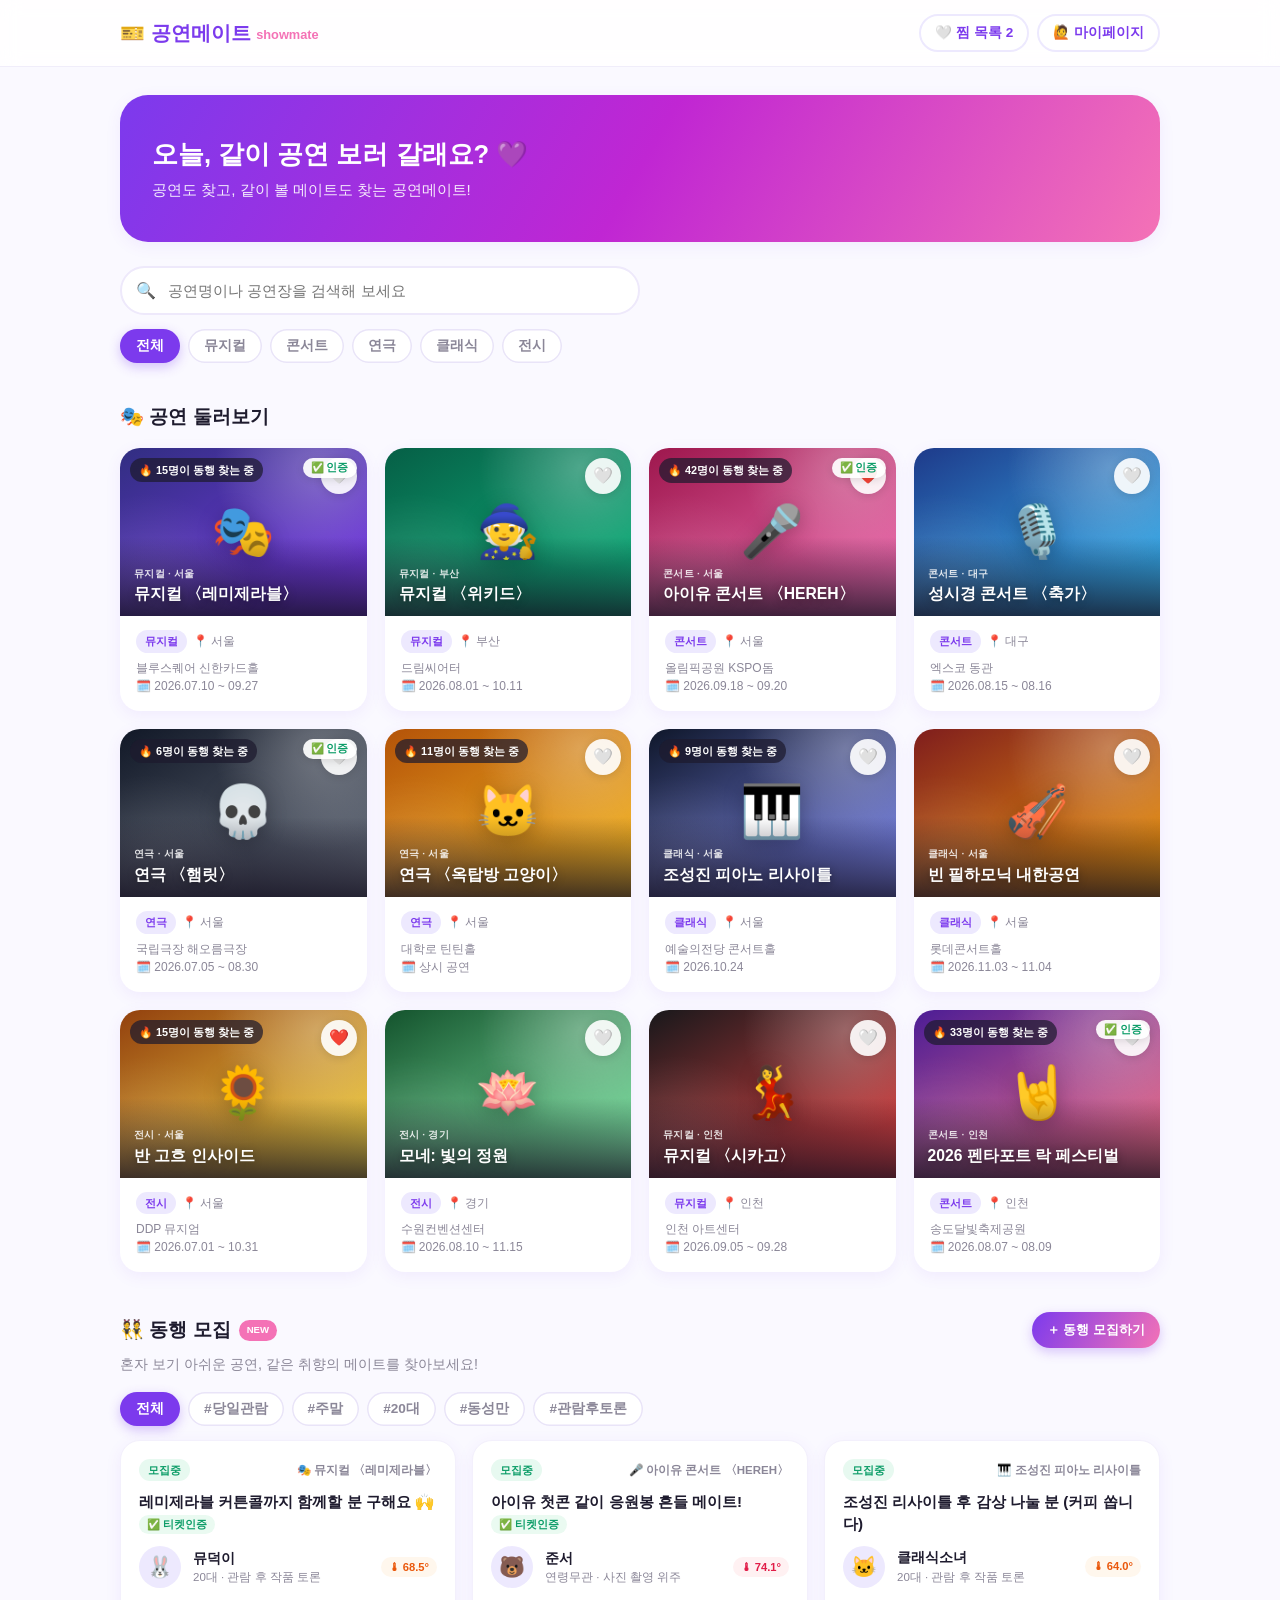
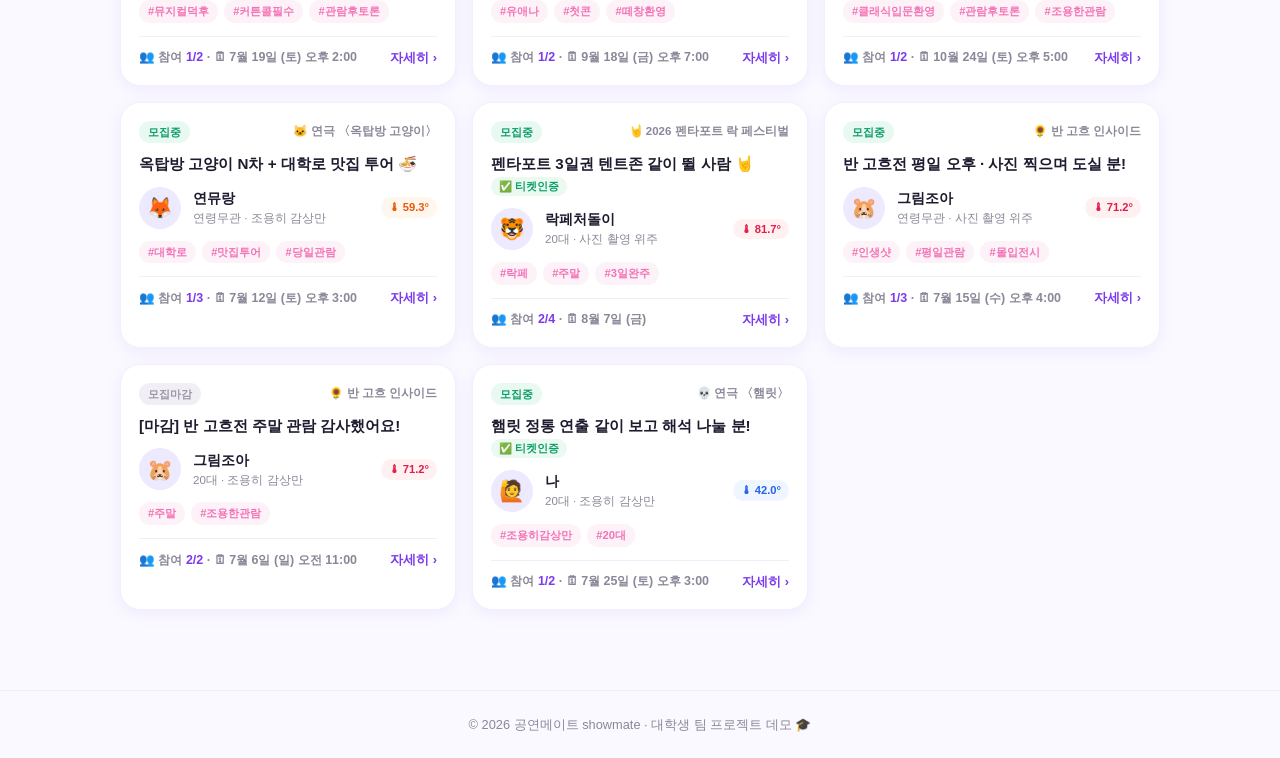
<file: new-version/index.html>
<!doctype html>
<html lang="ko">
<head>
  <meta charset="UTF-8" />
  <meta name="viewport" content="width=device-width, initial-scale=1.0" />
  <title>공연메이트 showmate 🎫</title>
  <link rel="stylesheet" href="style.css" />
</head>
<body>
  <!-- 상단 헤더 -->
  <header class="header">
    <div class="header-inner">
      <a class="logo" href="#">🎫 공연메이트 <span class="logo-en">showmate</span></a>
      <div class="header-actions">
        <button id="fav-toggle" class="fav-toggle" title="찜한 공연만 보기">🤍 찜 목록 <span id="fav-count">0</span></button>
        <button id="mypage-btn" class="mypage-btn" title="마이페이지" onclick="openMyPage()">🙋 마이페이지</button>
      </div>
    </div>
  </header>
  <main class="container">
    <!-- 히어로 배너 -->
    <section class="hero">
      <h1>오늘, 같이 공연 보러 갈래요? 💜</h1>
      <p>공연도 찾고, 같이 볼 메이트도 찾는 공연메이트!</p>
    </section>

    <!-- 검색 + 장르 필터 -->
    <section class="search-area">
      <div class="search-box">
        <span class="search-icon">🔍</span>
        <input id="search-input" type="text" placeholder="공연명이나 공연장을 검색해 보세요" />
      </div>
      <div id="genre-chips" class="chips"><!-- JS 렌더링 --></div>
    </section>

    <!-- 공연 카드 그리드 -->
    <section>
      <h2 class="section-title">🎭 공연 둘러보기</h2>
      <div id="card-grid" class="card-grid"><!-- JS 렌더링 --></div>
      <p id="empty-msg" class="empty hidden">조건에 맞는 공연이 없어요 🥲 필터를 바꿔보세요!</p>
    </section>

    <!-- 동행 모집 (메이트 게시판) -->
    <section id="mate-section">
      <h2 class="section-title">
        👯 동행 모집 <span class="badge-new">NEW</span>
        <span class="spacer"></span>
        <button class="btn-recruit" onclick="openWrite()">＋ 동행 모집하기</button>
      </h2>
      <p class="section-sub">혼자 보기 아쉬운 공연, 같은 취향의 메이트를 찾아보세요!</p>
      <div id="mate-filters" class="chips"><!-- JS 렌더링 --></div>
      <div id="mate-list" class="mate-grid" style="margin-top:14px"><!-- JS 렌더링 --></div>
      <p id="mate-empty" class="empty hidden">이 조건의 동행 모집글이 아직 없어요 🥲</p>
    </section>
  </main>
  <footer class="footer">
    <p>© 2026 공연메이트 showmate · 대학생 팀 프로젝트 데모 🎓</p>
  </footer>

  <!-- 공연 상세 모달 (탭: 상세 / 관람평 / 동행) -->
  <div id="modal-overlay" class="modal-overlay hidden">
    <div class="modal" role="dialog" aria-modal="true">
      <button id="modal-close" class="modal-close" aria-label="닫기">✕</button>
      <div id="modal-body"><!-- JS 렌더링 --></div>
    </div>
  </div>

  <!-- 동행 플로우 (작성 / 프로필 / 채팅 + 바텀시트) -->
  <div id="flow-overlay" class="flow-overlay hidden">
    <div class="flow-modal" id="flow-modal">
      <div id="flow-inner"><!-- JS 렌더링 --></div>
      <!-- 바텀시트 (인사말) -->
      <div class="sheet-dim" id="sheet-dim" onclick="closeSheet()"></div>
      <div class="sheet" id="sheet">
        <div class="grab"></div>
        <h4>먼저 인사말을 보내볼까요?</h4>
        <p>가벼운 인사로 시작하면 매칭 확률이 올라가요 (스팸 방지).</p>
        <div class="quicks" id="greet-quicks">
          <button>안녕하세요! 같이 관람해요 😊</button>
          <button>조용히 감상하는 편이에요~</button>
          <button>혹시 그 날짜 가능하세요?</button>
        </div>
        <textarea id="greet-text" placeholder="인사말을 입력해주세요."></textarea>
        <button class="send" onclick="sendGreeting()">인사말 보내고 채팅 시작</button>
      </div>
    </div>
  </div>

  <!-- 마이페이지 -->
  <div id="mypage-overlay" class="mypage-overlay hidden">
    <div class="mypage-modal">
      <div id="mypage-inner"><!-- JS 렌더링 --></div>
    </div>
  </div>

  <!-- 예매 페이지 -->
  <div id="book-overlay" class="flow-overlay hidden">
    <div class="flow-modal">
      <div id="book-inner"><!-- JS 렌더링 --></div>
    </div>
  </div>

  <!-- 매너 평가 -->
  <div id="rate-overlay" class="rate-overlay hidden">
    <div class="rate-modal">
      <div id="rate-inner"><!-- JS 렌더링 --></div>
    </div>
  </div>

  <!-- Toast 알림 -->
  <div id="toast" class="toast hidden"></div>

  <script src="script.js"></script>
</body>
</html>
</file>
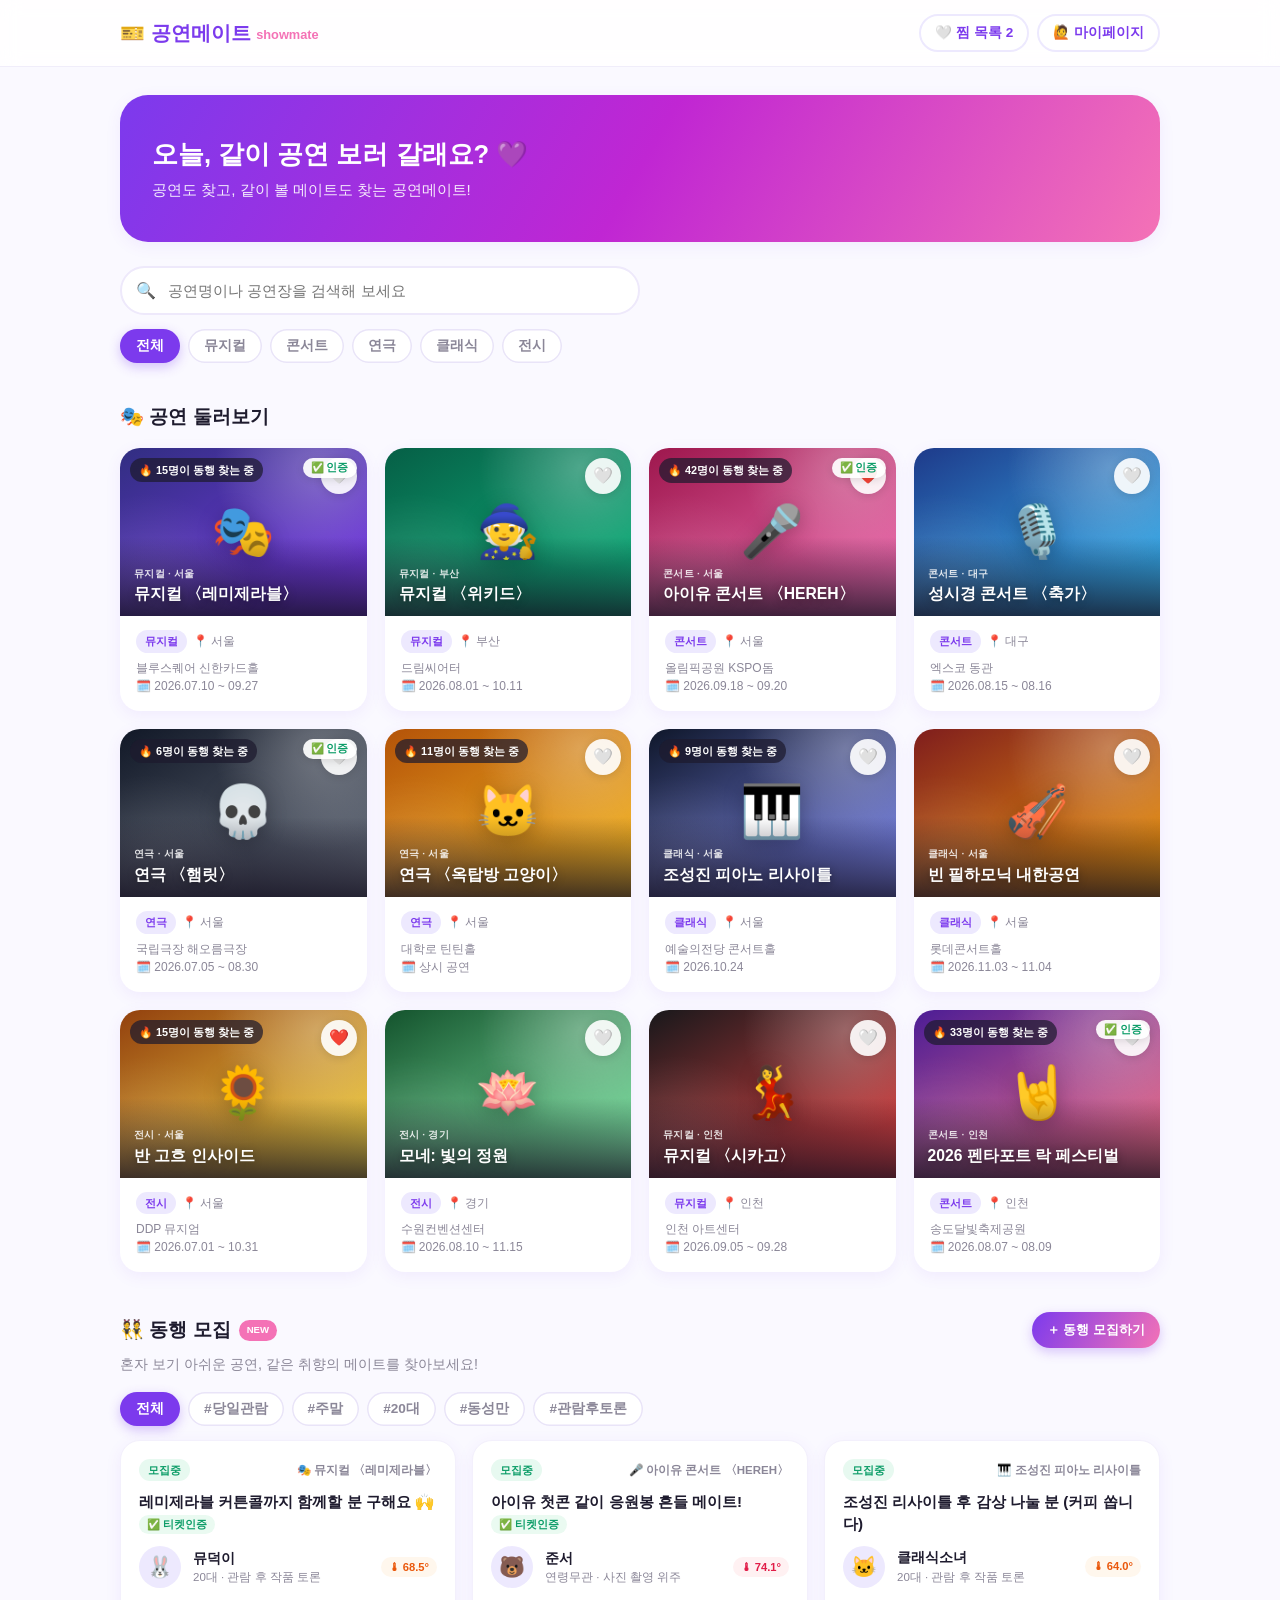
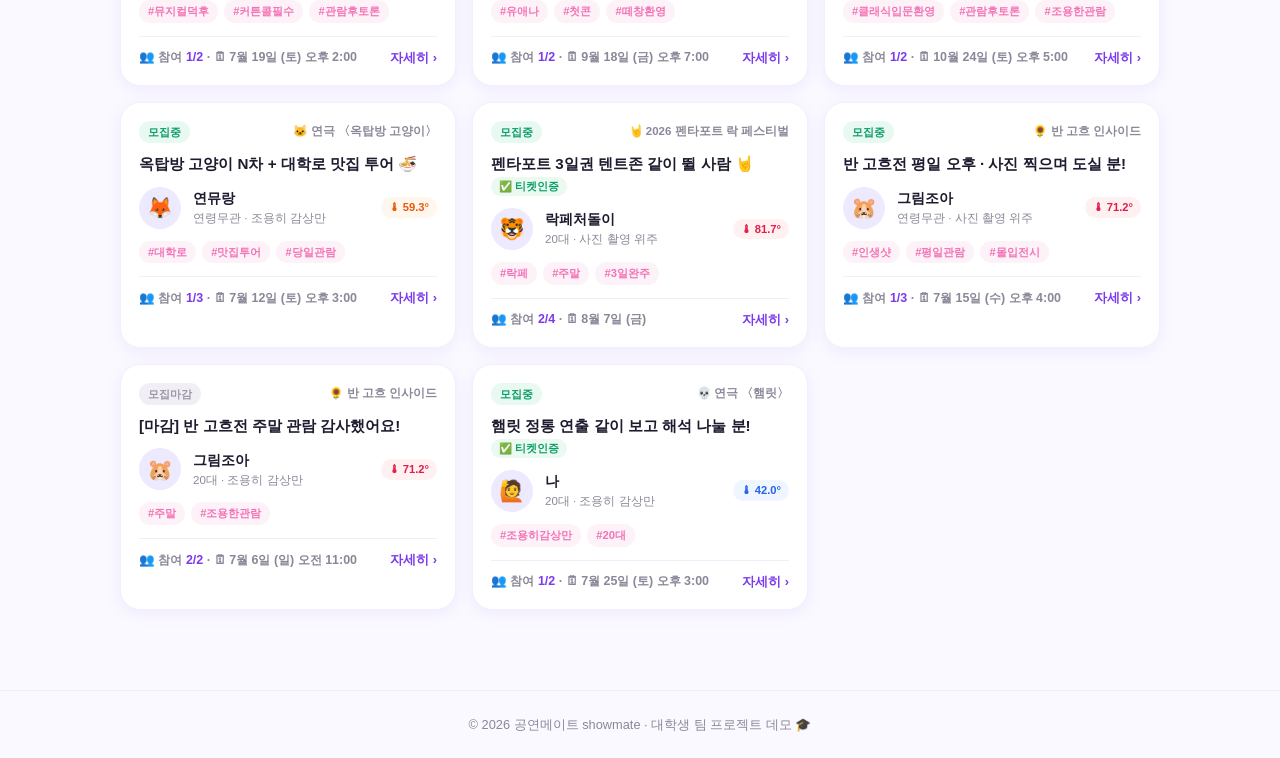
<file: showmate.html>
<!doctype html>
<html lang="ko">
<head>
  <meta charset="UTF-8" />
  <meta name="viewport" content="width=device-width, initial-scale=1.0" />
  <title>공연메이트 showmate 🎫</title>
  <style>
/* ===== 공연메이트 showmate =====
   콘셉트: 한국 대학생 프로젝트 느낌 — 파스텔 보라/핑크, 둥근 모서리, 귀엽고 깔끔하게
   (원본 스타일 + 동행 찾기 기능 추가분) */

:root {
  --violet: #7c3aed;
  --violet-light: #ede9fe;
  --pink: #f472b6;
  --pink-soft: #fdf2f8;
  --ink: #1e1b2e;
  --gray: #8b8798;
  --bg: #faf9ff;
  --card: #ffffff;
  --ok: #10b981;
  --radius: 20px;
  --shadow: 0 4px 16px rgba(124, 58, 237, 0.08);
}

* { margin: 0; padding: 0; box-sizing: border-box; }

body {
  font-family: "Pretendard", "Apple SD Gothic Neo", "Noto Sans KR", sans-serif;
  background: var(--bg);
  color: var(--ink);
  line-height: 1.5;
}

.hidden { display: none !important; }

/* ---------- 헤더 ---------- */
.header {
  position: sticky;
  top: 0;
  z-index: 50;
  background: rgba(255, 255, 255, 0.85);
  backdrop-filter: blur(10px);
  border-bottom: 1px solid #f0edfa;
}
.header-inner {
  max-width: 1080px;
  margin: 0 auto;
  padding: 14px 20px;
  display: flex;
  align-items: center;
  justify-content: space-between;
}
.logo {
  font-size: 1.25rem;
  font-weight: 800;
  color: var(--violet);
  text-decoration: none;
}
.logo-en {
  font-size: 0.8rem;
  color: var(--pink);
  font-weight: 700;
  vertical-align: middle;
}
.fav-toggle {
  border: 2px solid var(--violet-light);
  background: #fff;
  color: var(--violet);
  font-weight: 700;
  font-size: 0.85rem;
  padding: 8px 14px;
  border-radius: 999px;
  cursor: pointer;
  transition: all 0.2s;
}
.fav-toggle:hover { background: var(--violet-light); }
.fav-toggle.active {
  background: var(--violet);
  border-color: var(--violet);
  color: #fff;
}

/* ---------- 레이아웃 ---------- */
.container {
  max-width: 1080px;
  margin: 0 auto;
  padding: 28px 20px 80px;
}
.section-title {
  font-size: 1.2rem;
  font-weight: 800;
  margin: 40px 0 6px;
  display: flex;
  align-items: center;
  gap: 8px;
}
.section-title .spacer { flex: 1; }
.section-sub {
  color: var(--gray);
  font-size: 0.9rem;
  margin-bottom: 16px;
}
.badge-new {
  background: var(--pink);
  color: #fff;
  font-size: 0.6rem;
  font-weight: 800;
  padding: 3px 8px;
  border-radius: 999px;
  vertical-align: middle;
}

/* ---------- 히어로 ---------- */
.hero {
  background: linear-gradient(120deg, #7c3aed, #c026d3, #f472b6);
  border-radius: 28px;
  color: #fff;
  padding: 40px 32px;
  box-shadow: var(--shadow);
}
.hero h1 { font-size: 1.6rem; font-weight: 800; }
.hero p { margin-top: 6px; opacity: 0.9; font-size: 0.95rem; }

/* ---------- 검색 + 필터 ---------- */
.search-area { margin-top: 24px; }
.search-box { position: relative; max-width: 520px; }
.search-icon { position: absolute; left: 16px; top: 50%; transform: translateY(-50%); }
#search-input {
  width: 100%;
  padding: 14px 16px 14px 46px;
  border: 2px solid #eee9fb;
  border-radius: 999px;
  font-size: 0.95rem;
  outline: none;
  background: #fff;
  transition: border-color 0.2s;
}
#search-input:focus { border-color: var(--violet); }

.chips { display: flex; flex-wrap: wrap; gap: 8px; margin-top: 14px; }
.chip {
  border: none;
  background: #fff;
  box-shadow: inset 0 0 0 1.5px #e9e4f8;
  color: var(--gray);
  font-weight: 600;
  font-size: 0.85rem;
  padding: 8px 16px;
  border-radius: 999px;
  cursor: pointer;
  transition: all 0.15s;
}
.chip:hover { background: var(--violet-light); color: var(--violet); }
.chip.active {
  background: var(--violet);
  color: #fff;
  box-shadow: 0 4px 12px rgba(124, 58, 237, 0.3);
}

/* ---------- 공연 카드 ---------- */
.card-grid {
  display: grid;
  grid-template-columns: repeat(auto-fill, minmax(230px, 1fr));
  gap: 18px;
  margin-top: 16px;
}
.card {
  background: var(--card);
  border-radius: var(--radius);
  overflow: hidden;
  box-shadow: var(--shadow);
  cursor: pointer;
  position: relative;
  transition: transform 0.2s, box-shadow 0.2s;
}
.card:hover { transform: translateY(-5px); box-shadow: 0 10px 24px rgba(124, 58, 237, 0.15); }
.poster { height: 150px; display: flex; align-items: center; justify-content: center; font-size: 3.4rem; position: relative; }
/* 동행 활성 뱃지 (카드 위) */
.seek-badge {
  position: absolute; left: 10px; bottom: 10px;
  background: rgba(30,27,46,.72); color: #fff; backdrop-filter: blur(4px);
  font-size: .68rem; font-weight: 700; padding: 4px 9px; border-radius: 999px;
}
.card-body { padding: 14px 16px 16px; }
.card-tags { display: flex; gap: 6px; align-items: center; margin-bottom: 6px; }
.tag-genre { background: var(--violet-light); color: var(--violet); font-size: 0.7rem; font-weight: 700; padding: 3px 9px; border-radius: 999px; }
.tag-region { color: var(--gray); font-size: 0.75rem; }
.card-title { font-size: 0.95rem; font-weight: 700; white-space: nowrap; overflow: hidden; text-overflow: ellipsis; }
.card-meta { color: var(--gray); font-size: 0.75rem; margin-top: 4px; }

.heart-btn {
  position: absolute; top: 10px; right: 10px; width: 36px; height: 36px;
  border: none; border-radius: 50%; background: rgba(255, 255, 255, 0.9);
  font-size: 1rem; cursor: pointer; box-shadow: 0 2px 8px rgba(0, 0, 0, 0.12);
  transition: transform 0.15s;
}
.heart-btn:hover { transform: scale(1.15); }
.heart-btn.liked { animation: pop 0.3s; }
@keyframes pop { 0% { transform: scale(1); } 50% { transform: scale(1.4); } 100% { transform: scale(1); } }

.empty { text-align: center; color: var(--gray); padding: 60px 0; }

/* ---------- 메이트 모집 (동행 게시판) ---------- */
.mate-head-actions { display: flex; align-items: center; gap: 10px; }
.btn-recruit {
  border: none; background: linear-gradient(120deg, var(--violet), var(--pink));
  color: #fff; font-weight: 800; font-size: 0.82rem; padding: 9px 15px;
  border-radius: 999px; cursor: pointer; box-shadow: 0 4px 12px rgba(124,58,237,.28);
}
.btn-recruit:active { transform: translateY(1px); }

.mate-grid {
  display: grid;
  grid-template-columns: repeat(auto-fill, minmax(300px, 1fr));
  gap: 16px;
}
.mate-card {
  background: #fff; border-radius: var(--radius); padding: 18px;
  box-shadow: var(--shadow); border: 1.5px solid #f3f0fc; cursor: pointer;
  transition: transform .15s, box-shadow .2s;
}
.mate-card:hover { transform: translateY(-3px); box-shadow: 0 10px 22px rgba(124,58,237,.14); }
.mate-status {
  display: flex; justify-content: space-between; align-items: center; margin-bottom: 10px;
}
.badge { font-size: .68rem; font-weight: 800; padding: 3px 9px; border-radius: 999px; }
.badge.open { background: #e7f9f0; color: #0d9d68; }
.badge.closed { background: #f1eff5; color: #9b95a8; }
.mate-showline { font-size: .72rem; color: var(--gray); font-weight: 700; }
.mate-title { font-weight: 700; font-size: .95rem; line-height: 1.4; }
.mate-top { display: flex; align-items: center; gap: 12px; margin-top: 12px; }
.mate-avatar {
  width: 42px; height: 42px; border-radius: 50%; display: flex; align-items: center;
  justify-content: center; font-size: 1.3rem; background: var(--violet-light); flex-shrink: 0;
}
.mate-name { font-weight: 800; font-size: 0.9rem; }
.mate-info { color: var(--gray); font-size: 0.72rem; }
.mate-temp { font-size: .7rem; font-weight: 700; padding: 2px 8px; border-radius: 999px; margin-left: auto; }
.t-hot { background: #fff1f2; color: #e11d48; }
.t-warm { background: #fff7ed; color: #ea580c; }
.t-cool { background: #eff6ff; color: #2563eb; }
.mate-tags { margin-top: 12px; display: flex; flex-wrap: wrap; gap: 6px; }
.mate-tag { background: var(--pink-soft); color: var(--pink); font-size: 0.7rem; font-weight: 700; padding: 3px 9px; border-radius: 999px; }
.mate-foot {
  display: flex; justify-content: space-between; align-items: center;
  margin-top: 13px; padding-top: 11px; border-top: 1px solid #f0edfa;
}
.mate-people { font-size: .78rem; color: var(--gray); font-weight: 700; }
.mate-people b { color: var(--violet); }
.mate-cta { font-size: .8rem; color: var(--violet); font-weight: 800; }

/* ---------- 모달 (공통) ---------- */
.modal-overlay {
  position: fixed; inset: 0; background: rgba(30, 27, 46, 0.55);
  display: flex; align-items: center; justify-content: center; z-index: 100; padding: 20px;
}
.modal {
  background: #fff; border-radius: 24px; max-width: 480px; width: 100%;
  max-height: 88vh; overflow-y: auto; position: relative; animation: slide-up 0.25s ease-out;
}
@keyframes slide-up { from { opacity: 0; transform: translateY(24px); } to { opacity: 1; transform: translateY(0); } }
.modal-close {
  position: absolute; top: 14px; right: 14px; width: 34px; height: 34px;
  border: none; border-radius: 50%; background: rgba(255, 255, 255, 0.9);
  cursor: pointer; font-size: 0.9rem; z-index: 2;
}
.modal-poster {
  height: 190px; display: flex; align-items: center; justify-content: center;
  font-size: 5rem; border-radius: 24px 24px 0 0;
}
.modal-content { padding: 20px 24px 26px; }
.modal-title { font-size: 1.3rem; font-weight: 800; margin: 8px 0 14px; }
.modal-row { display: flex; gap: 10px; font-size: 0.87rem; margin-bottom: 8px; }
.modal-row .label { width: 58px; flex-shrink: 0; font-weight: 700; color: var(--gray); }
.modal-desc { margin-top: 14px; background: var(--bg); border-radius: 14px; padding: 14px; font-size: 0.85rem; color: #4b4560; }
.modal-actions { display: flex; gap: 10px; margin-top: 20px; }
.btn-like {
  flex: 0 0 auto; border: 2px solid #f3e8ff; background: #fff; border-radius: 14px;
  padding: 12px 16px; font-weight: 700; font-size: 0.9rem; cursor: pointer;
}
.btn-like.liked { background: #fdf2f8; border-color: #fbcfe8; color: #db2777; }
.btn-book {
  flex: 1; border: none; background: var(--violet); color: #fff; border-radius: 14px;
  font-weight: 800; font-size: 0.95rem; cursor: pointer; transition: background 0.2s;
}
.btn-book:hover { background: #6d28d9; }

/* --- 모달 탭 (상세 / 관람평 / 동행) --- */
.modal-tabs { display: flex; margin: 4px 0 4px; border-bottom: 1px solid #f0edfa; }
.mtab {
  flex: 1; border: none; background: none; padding: 12px 4px; font-size: .85rem;
  font-weight: 700; color: var(--gray); cursor: pointer; position: relative;
}
.mtab.active { color: var(--violet); }
.mtab.active::after { content: ""; position: absolute; left: 20%; right: 20%; bottom: -1px; height: 3px; background: var(--violet); border-radius: 3px 3px 0 0; }
.mtab .n { font-size: .5rem; background: var(--pink); color: #fff; font-weight: 800; padding: 1px 5px; border-radius: 999px; margin-left: 3px; vertical-align: top; }

.review-item { display: flex; gap: 10px; padding: 13px 0; border-bottom: 1px solid #f0edfa; }
.review-item .av { width: 36px; height: 36px; border-radius: 50%; background: var(--violet-light); display: flex; align-items: center; justify-content: center; font-size: 1.05rem; flex-shrink: 0; }
.review-item .who { font-weight: 700; font-size: .84rem; }
.review-item .stars { color: #f59e0b; font-size: .72rem; }
.review-item .txt { font-size: .83rem; color: #4b4560; margin-top: 3px; }

/* 매칭 온도바 */
.temp-card { background: var(--bg); border-radius: 16px; padding: 16px; }
.temp-head { display: flex; align-items: center; justify-content: space-between; font-weight: 800; font-size: .92rem; }
.temp-track { height: 13px; border-radius: 999px; background: #eae4f6; margin-top: 12px; overflow: hidden; }
.temp-fill { height: 100%; width: 0; border-radius: 999px; background: linear-gradient(90deg,#38bdf8,#a855f7,#f472b6,#fb7185); transition: width 1s cubic-bezier(.3,1,.4,1); }
.temp-scale { display: flex; justify-content: space-between; font-size: .66rem; color: var(--gray); margin-top: 6px; }
.temp-note { font-size: .82rem; color: var(--violet); font-weight: 700; margin-top: 11px; text-align: center; }

.mate-sub-title { font-weight: 800; font-size: .88rem; margin: 18px 0 10px; }
.mini-post { background: #fff; border: 1.5px solid #f0edfa; border-radius: 12px; padding: 12px 13px; margin-bottom: 9px; cursor: pointer; }
.mini-post:hover { border-color: var(--violet-light); }
.mini-post .t { font-weight: 700; font-size: .85rem; }
.mini-post .m { font-size: .74rem; color: var(--gray); margin-top: 5px; display: flex; gap: 8px; flex-wrap: wrap; }
.cta-recruit {
  width: 100%; margin-top: 6px; border: none; border-radius: 14px; padding: 14px;
  font-size: .92rem; font-weight: 800; color: #fff; cursor: pointer;
  background: linear-gradient(120deg, var(--violet), var(--pink)); box-shadow: 0 6px 18px rgba(124,58,237,.3);
}

/* ---------- 동행 플로우 (작성 / 프로필 / 채팅) ---------- */
.flow-overlay { position: fixed; inset: 0; background: rgba(30,27,46,.55); display: flex; align-items: center; justify-content: center; z-index: 110; padding: 20px; }
.flow-modal { background: #fff; border-radius: 24px; max-width: 480px; width: 100%; max-height: 90vh; display: flex; flex-direction: column; position: relative; animation: slide-up .25s ease-out; overflow: hidden; }
.flow-head { display: flex; align-items: center; gap: 10px; padding: 18px 20px; border-bottom: 1px solid #f0edfa; flex-shrink: 0; }
.flow-back { width: 32px; height: 32px; border: none; background: var(--violet-light); color: var(--violet); border-radius: 50%; font-size: 1rem; cursor: pointer; }
.flow-head h3 { font-size: 1rem; font-weight: 800; flex: 1; }
.flow-close { width: 32px; height: 32px; border: none; background: #f3f0fa; border-radius: 50%; cursor: pointer; font-size: .85rem; color: var(--gray); }
.flow-body { padding: 20px; overflow-y: auto; }

/* 작성 폼 */
.field { margin-bottom: 20px; }
.field > label { display: block; font-weight: 800; font-size: .86rem; margin-bottom: 8px; }
.field .req { color: var(--pink); font-size: .7rem; margin-left: 3px; }
.field .opt { color: var(--gray); font-size: .7rem; font-weight: 600; margin-left: 4px; }
.select { width: 100%; border: 1.5px solid #eee9fb; background: #fff; border-radius: 12px; padding: 12px 14px; font-size: .86rem; font-family: inherit; color: var(--ink); }
.two-col { display: flex; gap: 10px; } .two-col .select { flex: 1; }
.stepper { display: flex; align-items: center; gap: 14px; }
.stepper button { width: 42px; height: 42px; border: none; border-radius: 12px; background: var(--violet-light); color: var(--violet); font-size: 1.3rem; font-weight: 700; cursor: pointer; }
.stepper .val { font-size: 1.25rem; font-weight: 800; min-width: 36px; text-align: center; }
.stepper .unit { font-size: .82rem; color: var(--gray); }
.toggle-grp { display: flex; gap: 8px; }
.toggle { flex: 1; border: 1.5px solid #eee9fb; background: #fff; border-radius: 12px; padding: 11px 4px; font-size: .82rem; font-weight: 700; color: var(--gray); cursor: pointer; transition: .15s; }
.toggle.on { border-color: var(--violet); background: var(--violet-light); color: var(--violet); }
.radio-grp { display: flex; flex-direction: column; gap: 9px; }
.radio { display: flex; align-items: center; gap: 11px; border: 1.5px solid #eee9fb; background: #fff; border-radius: 12px; padding: 12px 14px; cursor: pointer; font-size: .86rem; font-weight: 600; transition: .15s; }
.radio .dot { width: 18px; height: 18px; border-radius: 50%; border: 2px solid #d6cef0; flex-shrink: 0; }
.radio.on { border-color: var(--violet); background: var(--violet-light); }
.radio.on .dot { border-color: var(--violet); background: var(--violet); box-shadow: inset 0 0 0 3px #fff; }
.flow-body textarea { width: 100%; min-height: 100px; border: 1.5px solid #eee9fb; background: #fff; border-radius: 12px; padding: 13px; font-size: .86rem; font-family: inherit; resize: vertical; color: var(--ink); }
.flow-body textarea::placeholder { color: #b8b2c8; }
.flow-foot { padding: 12px 20px 18px; border-top: 1px solid #f0edfa; flex-shrink: 0; }
.flow-submit { width: 100%; border: none; border-radius: 14px; padding: 15px; font-size: .95rem; font-weight: 800; color: #fff; cursor: pointer; background: linear-gradient(120deg, var(--violet), var(--pink)); box-shadow: 0 6px 18px rgba(124,58,237,.3); }
.flow-submit:disabled { background: #d9d2ec; box-shadow: none; cursor: not-allowed; }

/* 프로필 */
.pf-post { background: var(--bg); border-radius: 16px; padding: 16px; }
.pf-post h2 { font-size: 1.05rem; font-weight: 800; line-height: 1.45; margin: 10px 0; }
.pf-meta { display: flex; flex-wrap: wrap; gap: 6px; }
.pf-meta .m { background: #fff; color: var(--violet); font-size: .72rem; font-weight: 700; padding: 3px 9px; border-radius: 999px; box-shadow: inset 0 0 0 1.5px #e9e4f8; }
.pf-body-txt { font-size: .87rem; color: #4b4560; margin-top: 12px; white-space: pre-line; }
.pf-card { border: 1.5px solid #f3f0fc; border-radius: 16px; padding: 16px; margin-top: 14px; }
.pf-headrow { display: flex; align-items: center; gap: 12px; }
.pf-av { width: 50px; height: 50px; border-radius: 50%; background: var(--pink-soft); display: flex; align-items: center; justify-content: center; font-size: 1.5rem; }
.pf-nick { font-weight: 800; font-size: 1rem; }
.pf-mmeta { font-size: .74rem; color: var(--gray); margin-top: 2px; }
.pf-sub { font-weight: 800; font-size: .78rem; color: var(--gray); margin: 15px 0 8px; }
.kw-row { display: flex; flex-wrap: wrap; gap: 6px; }
.kw { background: var(--violet-light); color: var(--violet); font-size: .73rem; font-weight: 700; padding: 4px 10px; border-radius: 999px; }
.pf-intro { margin-top: 13px; background: var(--bg); border-radius: 12px; padding: 13px; font-size: .86rem; color: #4b4560; font-style: italic; }

/* 바텀시트 (인사말) */
.sheet-dim { position: absolute; inset: 0; background: rgba(30,27,46,.5); z-index: 5; opacity: 0; pointer-events: none; transition: opacity .25s; }
.sheet-dim.show { opacity: 1; pointer-events: auto; }
.sheet { position: absolute; left: 0; right: 0; bottom: 0; background: #fff; border-radius: 24px 24px 0 0; padding: 20px 20px 22px; z-index: 6; transform: translateY(100%); transition: transform .3s cubic-bezier(.4,0,.2,1); }
.sheet.show { transform: translateY(0); }
.sheet .grab { width: 40px; height: 4px; background: #e2dcf0; border-radius: 999px; margin: 0 auto 14px; }
.sheet h4 { font-size: 1.02rem; font-weight: 800; }
.sheet p { font-size: .8rem; color: var(--gray); margin-top: 5px; }
.sheet .quicks { display: flex; flex-wrap: wrap; gap: 7px; margin: 13px 0; }
.sheet .quicks button { border: 1.5px solid #eee9fb; background: #fff; border-radius: 999px; padding: 7px 12px; font-size: .78rem; font-weight: 600; cursor: pointer; color: #4b4560; }
.sheet textarea { width: 100%; min-height: 68px; border: 1.5px solid #eee9fb; border-radius: 12px; padding: 12px; font-size: .86rem; font-family: inherit; resize: none; }
.sheet .send { width: 100%; border: none; border-radius: 14px; padding: 14px; font-size: .92rem; font-weight: 800; color: #fff; margin-top: 12px; cursor: pointer; background: linear-gradient(120deg, var(--violet), var(--pink)); }

/* 채팅 */
.chat-topchip { margin: 0 20px 12px; background: var(--bg); border: 1px solid #f0edfa; border-radius: 12px; padding: 9px 12px; display: flex; align-items: center; gap: 8px; font-size: .78rem; font-weight: 700; color: var(--violet); cursor: pointer; }
.chat-topchip .go { margin-left: auto; color: var(--gray); }
.confirm-btn { border: none; border-radius: 999px; padding: 8px 13px; font-size: .74rem; font-weight: 800; cursor: pointer; background: var(--violet-light); color: var(--violet); }
.confirm-btn.done { background: var(--ok); color: #fff; }
.chat-scroll { flex: 1; overflow-y: auto; padding: 8px 16px 12px; display: flex; flex-direction: column; gap: 9px; background: var(--bg); min-height: 300px; }
.sys { align-self: center; max-width: 90%; text-align: center; background: #efe9fb; color: #7a6fa3; font-size: .72rem; font-weight: 600; padding: 9px 14px; border-radius: 12px; line-height: 1.45; }
.sys.confirm { background: #e7f9f0; color: #0d9d68; font-weight: 800; }
.msg { max-width: 74%; padding: 10px 13px; border-radius: 16px; font-size: .85rem; line-height: 1.45; }
.msg.them { align-self: flex-start; background: #fff; border-bottom-left-radius: 5px; box-shadow: 0 1px 4px rgba(0,0,0,.05); }
.msg.me { align-self: flex-end; background: var(--violet); color: #fff; border-bottom-right-radius: 5px; }
.msg.pin { align-self: flex-end; background: #fff; border: 1.5px solid var(--violet); color: var(--ink); border-bottom-right-radius: 5px; padding: 0; overflow: hidden; width: 210px; }
.msg.pin .map { height: 92px; background: linear-gradient(rgba(124,58,237,.06),rgba(124,58,237,.06)), repeating-linear-gradient(0deg,#e8f0e8 0 22px,#dfeadf 22px 44px), repeating-linear-gradient(90deg,transparent 0 30px,#00000008 30px 60px); display: flex; align-items: center; justify-content: center; font-size: 1.6rem; }
.msg.pin .cap { padding: 8px 11px; font-size: .78rem; font-weight: 700; }
.msg.pin .cap span { display: block; font-size: .7rem; font-weight: 600; color: var(--gray); margin-top: 2px; }
.chat-input { display: flex; align-items: center; gap: 8px; padding: 12px 16px 16px; background: #fff; border-top: 1px solid #f0edfa; flex-shrink: 0; }
.pin-btn { width: 42px; height: 42px; border: none; border-radius: 12px; background: var(--violet-light); color: var(--violet); font-size: 1.2rem; cursor: pointer; flex-shrink: 0; }
.chat-input input { flex: 1; border: 1.5px solid #eee9fb; border-radius: 999px; padding: 11px 16px; font-size: .86rem; outline: none; font-family: inherit; }
.chat-input input:focus { border-color: var(--violet); }
.chat-send { width: 42px; height: 42px; border: none; border-radius: 50%; background: var(--violet); color: #fff; font-size: 1.1rem; cursor: pointer; flex-shrink: 0; }

/* ---------- Toast ---------- */
.toast {
  position: fixed; bottom: 30px; left: 50%; transform: translateX(-50%);
  background: var(--ink); color: #fff; font-size: 0.85rem; font-weight: 600;
  padding: 12px 22px; border-radius: 999px; box-shadow: 0 8px 24px rgba(0, 0, 0, 0.2);
  z-index: 200; animation: toast-in 0.3s ease-out;
}
@keyframes toast-in { from { opacity: 0; transform: translate(-50%, 16px); } to { opacity: 1; transform: translate(-50%, 0); } }

/* ---------- 푸터 ---------- */
.footer { border-top: 1px solid #f0edfa; text-align: center; color: var(--gray); font-size: 0.8rem; padding: 24px; }

/* ---------- 반응형 ---------- */
@media (max-width: 520px) {
  .hero { padding: 28px 22px; }
  .hero h1 { font-size: 1.25rem; }
  .section-title { flex-wrap: wrap; }
}

/* =========================================================
   추가 기능 스타일 (v2)
   - 작성폼 스크롤 수정 / 포스터풍 배경 / 티켓인증 뱃지
   - 매너 평가 / 마이페이지 + 캘린더 / 예매 페이지
========================================================= */

/* 헤더 액션 */
.header-actions { display: flex; align-items: center; gap: 8px; }
.mypage-btn {
  border: 2px solid var(--violet-light); background: #fff; color: var(--violet);
  font-weight: 700; font-size: .85rem; padding: 8px 14px; border-radius: 999px; cursor: pointer; transition: all .2s;
}
.mypage-btn:hover { background: var(--violet-light); }
@media (max-width: 520px) {
  .header-inner { flex-wrap: wrap; gap: 8px; }
  .fav-toggle, .mypage-btn { font-size: .78rem; padding: 7px 11px; }
}

/* 작성/플로우 스크롤 보장 */
.flow-body { flex: 1 1 auto; min-height: 0; }

/* ---------- 포스터풍 배경 ---------- */
.poster { height: 168px; }
.poster-emoji { font-size: 3.2rem; filter: drop-shadow(0 4px 10px rgba(0,0,0,.22)); z-index: 0; }
.poster-emoji.big { font-size: 4.6rem; }
.poster-scrim {
  position: absolute; left: 0; right: 0; bottom: 0; padding: 30px 14px 12px;
  background: linear-gradient(transparent, rgba(18,14,30,.78)); display: flex; flex-direction: column; gap: 3px; z-index: 1;
}
.poster-kicker { font-size: .62rem; font-weight: 800; letter-spacing: .03em; color: rgba(255,255,255,.85); }
.poster-name { font-size: .98rem; font-weight: 800; color: #fff; line-height: 1.25; text-shadow: 0 2px 8px rgba(0,0,0,.4); }
.poster-name.lg { font-size: 1.4rem; }
.seek-badge { top: 10px; left: 10px; bottom: auto; z-index: 2; }
.modal-poster { height: 210px; position: relative; overflow: hidden; }

/* ---------- 티켓 인증 뱃지 ---------- */
.verified {
  display: inline-flex; align-items: center; gap: 3px; background: #eafaf1; color: #0d9d68;
  font-size: .66rem; font-weight: 800; padding: 2px 8px; border-radius: 999px; vertical-align: middle;
}
.verified.lg { font-size: .74rem; padding: 4px 10px; }
.poster-verified { position: absolute; top: 10px; right: 10px; z-index: 2; background: rgba(255,255,255,.92); box-shadow: 0 2px 8px rgba(0,0,0,.12); }

/* ---------- 매너 평가 ---------- */
.rate-overlay { position: fixed; inset: 0; background: rgba(30,27,46,.55); display: flex; align-items: center; justify-content: center; z-index: 130; padding: 22px; }
.rate-modal { background: #fff; border-radius: 22px; max-width: 400px; width: 100%; padding: 22px; animation: slide-up .25s ease-out; }
.rate-modal h3 { font-size: 1.05rem; font-weight: 800; }
.rate-modal .who { display: flex; align-items: center; gap: 10px; margin: 12px 0 4px; }
.rate-modal .who .av { width: 42px; height: 42px; border-radius: 50%; background: var(--pink-soft); display: flex; align-items: center; justify-content: center; font-size: 1.3rem; }
.rate-modal .who b { font-size: .95rem; }
.rate-modal .who span { font-size: .74rem; color: var(--gray); }
.temp-gauge { height: 10px; border-radius: 999px; background: #eae4f6; overflow: hidden; margin: 12px 0 4px; }
.temp-gauge > i { display: block; height: 100%; border-radius: 999px; background: linear-gradient(90deg,#38bdf8,#a855f7,#f472b6,#fb7185); }
.rate-tags { display: flex; flex-wrap: wrap; gap: 8px; margin: 14px 0; }
.rate-tag { border: 1.5px solid #eee9fb; background: #fff; border-radius: 999px; padding: 8px 13px; font-size: .8rem; font-weight: 700; color: #4b4560; cursor: pointer; }
.rate-tag.on { border-color: var(--violet); background: var(--violet-light); color: var(--violet); }
.rate-actions { display: flex; gap: 10px; margin-top: 6px; }
.rate-actions button { flex: 1; border: none; border-radius: 13px; padding: 13px; font-size: .9rem; font-weight: 800; cursor: pointer; }
.rate-cancel { background: #f3f0fa; color: var(--gray); }
.rate-submit { background: linear-gradient(120deg, var(--violet), var(--pink)); color: #fff; }

/* ---------- 마이페이지 ---------- */
.mypage-overlay { position: fixed; inset: 0; background: rgba(30,27,46,.55); display: flex; align-items: center; justify-content: center; z-index: 120; padding: 20px; }
.mypage-modal { background: var(--bg); border-radius: 24px; max-width: 560px; width: 100%; max-height: 90vh; display: flex; flex-direction: column; overflow: hidden; animation: slide-up .25s ease-out; }
.mp-head { background: #fff; padding: 20px 22px 16px; border-bottom: 1px solid #f0edfa; position: relative; flex-shrink: 0; }
.mp-close { position: absolute; top: 16px; right: 16px; width: 32px; height: 32px; border: none; border-radius: 50%; background: #f3f0fa; color: var(--gray); cursor: pointer; }
.mp-me { display: flex; align-items: center; gap: 13px; }
.mp-me .av { width: 54px; height: 54px; border-radius: 50%; background: var(--violet-light); display: flex; align-items: center; justify-content: center; font-size: 1.7rem; }
.mp-me .nick { font-weight: 800; font-size: 1.05rem; display: flex; align-items: center; gap: 6px; }
.mp-me .meta { font-size: .76rem; color: var(--gray); margin-top: 3px; }
.mp-tabs { display: flex; background: #fff; border-bottom: 1px solid #f0edfa; flex-shrink: 0; }
.mp-tab { flex: 1; border: none; background: none; padding: 13px 4px; font-size: .82rem; font-weight: 700; color: var(--gray); cursor: pointer; position: relative; }
.mp-tab.active { color: var(--violet); }
.mp-tab.active::after { content: ""; position: absolute; left: 22%; right: 22%; bottom: 0; height: 3px; background: var(--violet); border-radius: 3px 3px 0 0; }
.mp-body { flex: 1 1 auto; min-height: 0; overflow-y: auto; padding: 18px; }
.mp-empty { text-align: center; color: var(--gray); font-size: .86rem; padding: 40px 0; }

/* 마이페이지 - 카드/리스트 */
.mp-item { background: #fff; border-radius: 14px; padding: 13px; box-shadow: var(--shadow); margin-bottom: 11px; display: flex; gap: 12px; align-items: center; cursor: pointer; }
.mp-item .thumb { width: 52px; height: 52px; border-radius: 12px; display: flex; align-items: center; justify-content: center; font-size: 1.6rem; flex-shrink: 0; color: #fff; }
.mp-item .info { flex: 1; min-width: 0; }
.mp-item .info .t { font-weight: 700; font-size: .88rem; white-space: nowrap; overflow: hidden; text-overflow: ellipsis; }
.mp-item .info .s { font-size: .75rem; color: var(--gray); margin-top: 3px; }
.mp-item .go { color: var(--violet); font-size: .8rem; font-weight: 800; flex-shrink: 0; }
.mp-badge-open { font-size: .66rem; font-weight: 800; padding: 2px 8px; border-radius: 999px; background: #e7f9f0; color: #0d9d68; }
.mp-badge-done { font-size: .66rem; font-weight: 800; padding: 2px 8px; border-radius: 999px; background: #f1eff5; color: #9b95a8; }
.mp-rate-btn { border: 1.5px solid var(--violet-light); background: #fff; color: var(--violet); font-weight: 800; font-size: .74rem; padding: 6px 11px; border-radius: 999px; cursor: pointer; }

/* 마이페이지 - 캘린더 */
.cal-wrap { background: #fff; border-radius: 16px; padding: 16px; box-shadow: var(--shadow); }
.cal-nav { display: flex; align-items: center; justify-content: space-between; margin-bottom: 12px; }
.cal-nav button { width: 32px; height: 32px; border: none; border-radius: 50%; background: var(--violet-light); color: var(--violet); font-size: 1rem; cursor: pointer; }
.cal-nav h4 { font-weight: 800; font-size: 1rem; }
.cal-grid { display: grid; grid-template-columns: repeat(7, 1fr); gap: 4px; text-align: center; }
.cal-grid .dow { font-size: .68rem; color: var(--gray); font-weight: 700; padding: 4px 0; }
.cal-grid .day { position: relative; padding: 10px 0 12px; font-size: .82rem; border-radius: 10px; font-weight: 600; }
.cal-grid .day.muted { color: transparent; }
.cal-grid .day.has { cursor: pointer; }
.cal-grid .day.has:hover { background: var(--violet-light); }
.cal-grid .day.sel { background: var(--violet); color: #fff; }
.cal-dots { position: absolute; left: 0; right: 0; bottom: 5px; display: flex; gap: 3px; justify-content: center; }
.cal-dots i { width: 5px; height: 5px; border-radius: 50%; display: inline-block; }
.dot-confirm { background: var(--violet); }
.dot-mine { background: var(--pink); }
.cal-legend { display: flex; gap: 14px; margin-top: 12px; font-size: .74rem; color: var(--gray); font-weight: 600; }
.cal-legend span { display: flex; align-items: center; gap: 5px; }
.cal-legend i { width: 8px; height: 8px; border-radius: 50%; display: inline-block; }
.cal-day-events { margin-top: 14px; }
.cal-day-events h5 { font-size: .82rem; font-weight: 800; margin-bottom: 8px; }

/* ---------- 예매 페이지 ---------- */
.book-poster { height: 190px; position: relative; overflow: hidden; border-radius: 24px 24px 0 0; display: flex; align-items: center; justify-content: center; }
.book-body { padding: 20px; overflow-y: auto; flex: 1 1 auto; min-height: 0; }
.book-line { display: flex; justify-content: space-between; font-size: .87rem; padding: 9px 0; border-bottom: 1px dashed #f0edfa; }
.book-line .k { color: var(--gray); font-weight: 700; }
.book-total { display: flex; justify-content: space-between; align-items: center; margin-top: 14px; padding: 14px; background: var(--bg); border-radius: 14px; }
.book-total .amt { font-size: 1.15rem; font-weight: 800; color: var(--violet); }
.book-note { font-size: .74rem; color: var(--gray); margin-top: 10px; text-align: center; }

  </style>
</head>
<body>
  <!-- 상단 헤더 -->
  <header class="header">
    <div class="header-inner">
      <a class="logo" href="#">🎫 공연메이트 <span class="logo-en">showmate</span></a>
      <div class="header-actions">
        <button id="fav-toggle" class="fav-toggle" title="찜한 공연만 보기">🤍 찜 목록 <span id="fav-count">0</span></button>
        <button id="mypage-btn" class="mypage-btn" title="마이페이지" onclick="openMyPage()">🙋 마이페이지</button>
      </div>
    </div>
  </header>
  <main class="container">
    <!-- 히어로 배너 -->
    <section class="hero">
      <h1>오늘, 같이 공연 보러 갈래요? 💜</h1>
      <p>공연도 찾고, 같이 볼 메이트도 찾는 공연메이트!</p>
    </section>

    <!-- 검색 + 장르 필터 -->
    <section class="search-area">
      <div class="search-box">
        <span class="search-icon">🔍</span>
        <input id="search-input" type="text" placeholder="공연명이나 공연장을 검색해 보세요" />
      </div>
      <div id="genre-chips" class="chips"><!-- JS 렌더링 --></div>
    </section>

    <!-- 공연 카드 그리드 -->
    <section>
      <h2 class="section-title">🎭 공연 둘러보기</h2>
      <div id="card-grid" class="card-grid"><!-- JS 렌더링 --></div>
      <p id="empty-msg" class="empty hidden">조건에 맞는 공연이 없어요 🥲 필터를 바꿔보세요!</p>
    </section>

    <!-- 동행 모집 (메이트 게시판) -->
    <section id="mate-section">
      <h2 class="section-title">
        👯 동행 모집 <span class="badge-new">NEW</span>
        <span class="spacer"></span>
        <button class="btn-recruit" onclick="openWrite()">＋ 동행 모집하기</button>
      </h2>
      <p class="section-sub">혼자 보기 아쉬운 공연, 같은 취향의 메이트를 찾아보세요!</p>
      <div id="mate-filters" class="chips"><!-- JS 렌더링 --></div>
      <div id="mate-list" class="mate-grid" style="margin-top:14px"><!-- JS 렌더링 --></div>
      <p id="mate-empty" class="empty hidden">이 조건의 동행 모집글이 아직 없어요 🥲</p>
    </section>
  </main>
  <footer class="footer">
    <p>© 2026 공연메이트 showmate · 대학생 팀 프로젝트 데모 🎓</p>
  </footer>

  <!-- 공연 상세 모달 (탭: 상세 / 관람평 / 동행) -->
  <div id="modal-overlay" class="modal-overlay hidden">
    <div class="modal" role="dialog" aria-modal="true">
      <button id="modal-close" class="modal-close" aria-label="닫기">✕</button>
      <div id="modal-body"><!-- JS 렌더링 --></div>
    </div>
  </div>

  <!-- 동행 플로우 (작성 / 프로필 / 채팅 + 바텀시트) -->
  <div id="flow-overlay" class="flow-overlay hidden">
    <div class="flow-modal" id="flow-modal">
      <div id="flow-inner"><!-- JS 렌더링 --></div>
      <!-- 바텀시트 (인사말) -->
      <div class="sheet-dim" id="sheet-dim" onclick="closeSheet()"></div>
      <div class="sheet" id="sheet">
        <div class="grab"></div>
        <h4>먼저 인사말을 보내볼까요?</h4>
        <p>가벼운 인사로 시작하면 매칭 확률이 올라가요 (스팸 방지).</p>
        <div class="quicks" id="greet-quicks">
          <button>안녕하세요! 같이 관람해요 😊</button>
          <button>조용히 감상하는 편이에요~</button>
          <button>혹시 그 날짜 가능하세요?</button>
        </div>
        <textarea id="greet-text" placeholder="인사말을 입력해주세요."></textarea>
        <button class="send" onclick="sendGreeting()">인사말 보내고 채팅 시작</button>
      </div>
    </div>
  </div>

  <!-- 마이페이지 -->
  <div id="mypage-overlay" class="mypage-overlay hidden">
    <div class="mypage-modal">
      <div id="mypage-inner"><!-- JS 렌더링 --></div>
    </div>
  </div>

  <!-- 예매 페이지 -->
  <div id="book-overlay" class="flow-overlay hidden">
    <div class="flow-modal">
      <div id="book-inner"><!-- JS 렌더링 --></div>
    </div>
  </div>

  <!-- 매너 평가 -->
  <div id="rate-overlay" class="rate-overlay hidden">
    <div class="rate-modal">
      <div id="rate-inner"><!-- JS 렌더링 --></div>
    </div>
  </div>

  <!-- Toast 알림 -->
  <div id="toast" class="toast hidden"></div>

  <script>
/* ===== 공연메이트 showmate — 통합 + 확장(v2) =====
   원본: 공연 목록 / 검색 / 장르 필터 / 상세 모달 / 찜(localStorage) / 동행 게시판
   추가: 포스터풍 배경 / 티켓인증 뱃지 / 매너온도 평가 / 작성폼 스크롤 /
        마이페이지(캘린더·찜·내 글·예정 동행) / 예매 페이지 */

/* ---------- 데이터 ---------- */
const GENRES = ['전체', '뮤지컬', '콘서트', '연극', '클래식', '전시'];
const PERFORMANCES = [
  { id: 1,  title: '뮤지컬 〈레미제라블〉', genre: '뮤지컬', region: '서울', venue: '블루스퀘어 신한카드홀', date: '2026.07.10 ~ 09.27', price: 'VIP 190,000원 / R 150,000원', emoji: '🎭', colors: ['#312e81', '#7c3aed'], desc: '빅토르 위고의 대작을 무대로 옮긴 세계 4대 뮤지컬. 장발장의 구원과 혁명의 시대를 웅장한 넘버로 그려냅니다.' },
  { id: 2,  title: '뮤지컬 〈위키드〉', genre: '뮤지컬', region: '부산', venue: '드림씨어터', date: '2026.08.01 ~ 10.11', price: 'VIP 170,000원 / R 140,000원', emoji: '🧙', colors: ['#065f46', '#10b981'], desc: '오즈의 마법사, 그 이전의 이야기. 초록 마녀 엘파바와 글린다의 우정을 그린 브로드웨이 히트작.' },
  { id: 3,  title: '아이유 콘서트 〈HEREH〉', genre: '콘서트', region: '서울', venue: '올림픽공원 KSPO돔', date: '2026.09.18 ~ 09.20', price: '전석 154,000원', emoji: '🎤', colors: ['#9d174d', '#f472b6'], desc: '아이유 월드투어 서울 앙코르. 3일간 KSPO돔에서 펼쳐지는 감성 보컬의 정점.' },
  { id: 4,  title: '성시경 콘서트 〈축가〉', genre: '콘서트', region: '대구', venue: '엑스코 동관', date: '2026.08.15 ~ 08.16', price: 'R 143,000원 / S 121,000원', emoji: '🎙️', colors: ['#1e3a8a', '#38bdf8'], desc: '발라드의 왕자 성시경의 대구 단독 콘서트. 여름밤을 채우는 명곡 라이브.' },
  { id: 5,  title: '연극 〈햄릿〉', genre: '연극', region: '서울', venue: '국립극장 해오름극장', date: '2026.07.05 ~ 08.30', price: 'R 90,000원 / S 60,000원', emoji: '💀', colors: ['#111827', '#6b7280'], desc: '셰익스피어 4대 비극의 정수. 국립극단 시즌 레퍼토리로 돌아온 정통 햄릿.' },
  { id: 6,  title: '연극 〈옥탑방 고양이〉', genre: '연극', region: '서울', venue: '대학로 틴틴홀', date: '상시 공연', price: '전석 40,000원', emoji: '🐱', colors: ['#b45309', '#fbbf24'], desc: '대학로 스테디셀러 로맨틱 코미디. 20년 넘게 사랑받은 청춘 동거 로맨스.' },
  { id: 7,  title: '조성진 피아노 리사이틀', genre: '클래식', region: '서울', venue: '예술의전당 콘서트홀', date: '2026.10.24', price: 'R 150,000원 / S 100,000원', emoji: '🎹', colors: ['#0f172a', '#818cf8'], desc: '쇼팽 콩쿠르 우승자 조성진의 가을 리사이틀. 라벨과 쇼팽으로 구성된 프로그램.' },
  { id: 8,  title: '빈 필하모닉 내한공연', genre: '클래식', region: '서울', venue: '롯데콘서트홀', date: '2026.11.03 ~ 11.04', price: 'R 450,000원 / S 320,000원', emoji: '🎻', colors: ['#7f1d1d', '#f59e0b'], desc: '세계 최정상 오케스트라 빈 필하모닉의 정기 내한. 브람스 교향곡 사이클.' },
  { id: 9,  title: '반 고흐 인사이드', genre: '전시', region: '서울', venue: 'DDP 뮤지엄', date: '2026.07.01 ~ 10.31', price: '성인 25,000원', emoji: '🌻', colors: ['#92400e', '#fde047'], desc: '반 고흐의 명작을 미디어아트로 재해석한 몰입형 전시. 별이 빛나는 밤 속을 걷는 경험.' },
  { id: 10, title: '모네: 빛의 정원', genre: '전시', region: '경기', venue: '수원컨벤션센터', date: '2026.08.10 ~ 11.15', price: '성인 22,000원', emoji: '🪷', colors: ['#14532d', '#86efac'], desc: '인상주의 거장 모네의 수련 연작 중심 대형 미디어 전시. 지베르니 정원 포토존.' },
  { id: 11, title: '뮤지컬 〈시카고〉', genre: '뮤지컬', region: '인천', venue: '인천 아트센터', date: '2026.09.05 ~ 09.28', price: 'VIP 160,000원 / R 130,000원', emoji: '💃', colors: ['#18181b', '#ef4444'], desc: '브로드웨이 최장수 리바이벌 뮤지컬. 재즈 시대 시카고의 치명적 매력.' },
  { id: 12, title: '2026 펜타포트 락 페스티벌', genre: '콘서트', region: '인천', venue: '송도달빛축제공원', date: '2026.08.07 ~ 08.09', price: '3일권 330,000원', emoji: '🤘', colors: ['#4c1d95', '#fb7185'], desc: '대한민국 대표 록 페스티벌. 국내외 라인업과 함께하는 여름의 하이라이트 3일.' },
];

const REVIEWS = {
  _default: [
    { av:'🦊', who:'연뮤랑', stars:'★★★★★', txt:'몰입감이 정말 좋았어요. 다음에 또 보고 싶은 무대!' },
    { av:'🐹', who:'그림조아', stars:'★★★★☆', txt:'구성이 알차서 시간 가는 줄 몰랐습니다.' },
    { av:'🐱', who:'클래식소녀', stars:'★★★★★', txt:'같이 본 메이트랑 끝나고 얘기 나누니 감상이 더 깊어졌어요.' },
  ],
};

/* 동행 모집글 (showId로 공연과 연결) — verified: 티켓 인증 여부 */
let MATEPOSTS = [
  { id:1, showId:1, status:'open', verified:true, title:'레미제라블 커튼콜까지 함께할 분 구해요 🙌', nick:'뮤덕이', av:'🐰', temp:68.5,
    tags:['#뮤지컬덕후','#커튼콜필수','#관람후토론'], cur:1, max:2, when:'7월 19일 (토) 오후 2:00', age:'20대', sex:'성별무관', style:'관람 후 작품 토론',
    body:'레미제라블 3번째 관람이에요!\n커튼콜까지 남아서 여운 함께 나눌 분 찾아요. 끝나고 근처에서 감상 수다도 좋아요 :)',
    interests:['#뮤지컬','#넘버분석','#커튼콜'], intro:'좋은 무대를 함께 나눌 때 감동이 두 배가 된다고 믿어요.' },
  { id:2, showId:3, status:'open', verified:true, title:'아이유 첫콘 같이 응원봉 흔들 메이트!', nick:'준서', av:'🐻', temp:74.1,
    tags:['#유애나','#첫콘','#떼창환영'], cur:1, max:2, when:'9월 18일 (금) 오후 7:00', age:'연령무관', sex:'성별무관', style:'사진 촬영 위주',
    body:'아이유 콘서트 첫날 티켓 있어요!\n같이 응원봉 흔들고 떼창할 메이트 구합니다. 공연 전 저녁도 같이 먹어요 🍽️',
    interests:['#아이유','#콘서트','#응원봉'], intro:'같이 목청껏 떼창할 사람이면 무조건 환영이에요!' },
  { id:3, showId:7, status:'open', verified:false, title:'조성진 리사이틀 후 감상 나눌 분 (커피 쏩니다)', nick:'클래식소녀', av:'🐱', temp:64.0,
    tags:['#클래식입문환영','#관람후토론','#조용한관람'], cur:1, max:2, when:'10월 24일 (토) 오후 5:00', age:'20대', sex:'동성만', style:'관람 후 작품 토론',
    body:'조성진 리사이틀 혼자 가기 아쉬워요.\n클래식 입문이셔도 괜찮아요. 공연 후 커피 마시며 감상 나눠요 ☕',
    interests:['#클래식','#피아노','#쇼팽'], intro:'선율이 남긴 여운을 함께 곱씹는 시간을 좋아합니다.' },
  { id:4, showId:6, status:'open', verified:false, title:'옥탑방 고양이 N차 + 대학로 맛집 투어 🍜', nick:'연뮤랑', av:'🦊', temp:59.3,
    tags:['#대학로','#맛집투어','#당일관람'], cur:1, max:3, when:'7월 12일 (토) 오후 3:00', age:'연령무관', sex:'성별무관', style:'조용히 감상만',
    body:'옥탑방 고양이 N차 관람러입니다.\n관람 끝나고 대학로 맛집도 같이 도실 분! 소소하게 수다 떨어요.',
    interests:['#연극','#대학로','#맛집'], intro:'대학로 구석구석 맛집은 저한테 맡기세요 😎' },
  { id:5, showId:12, status:'open', verified:true, title:'펜타포트 3일권 텐트존 같이 뛸 사람 🤘', nick:'락페처돌이', av:'🐯', temp:81.7,
    tags:['#락페','#주말','#3일완주'], cur:2, max:4, when:'8월 7일 (금) ~ 8월 9일', age:'20대', sex:'성별무관', style:'사진 촬영 위주',
    body:'펜타포트 3일권 질렀습니다!!\n텐트존에서 같이 슬램 뛸 메이트 구해요. 체력 자신 있는 분 환영 🔥',
    interests:['#록페스티벌','#슬램','#캠핑'], intro:'무대 앞에서 끝까지 뛰는 게 인생 낙입니다.' },
  { id:6, showId:9, status:'open', verified:false, title:'반 고흐전 평일 오후 · 사진 찍으며 도실 분!', nick:'그림조아', av:'🐹', temp:71.2,
    tags:['#인생샷','#평일관람','#몰입전시'], cur:1, max:3, when:'7월 15일 (수) 오후 4:00', age:'연령무관', sex:'성별무관', style:'사진 촬영 위주',
    body:'반 고흐전 평일 오후에 여유롭게 보실 분~\n몰입 공간에서 서로 사진 잘 찍어드려요 📸 사람 적을 때 여유롭게 돌아요.',
    interests:['#전시사진','#미디어아트','#필름카메라'], intro:'빛과 공간을 프레임에 담는 걸 좋아해요.' },
  { id:7, showId:9, status:'closed', verified:false, title:'[마감] 반 고흐전 주말 관람 감사했어요!', nick:'그림조아', av:'🐹', temp:71.2,
    tags:['#주말','#조용한관람'], cur:2, max:2, when:'7월 6일 (일) 오전 11:00', age:'20대', sex:'성별무관', style:'조용히 감상만',
    body:'주말 오전에 함께 관람했습니다. 좋은 동행 감사했어요!',
    interests:['#전시','#현대미술'], intro:'조용한 오전 미술관의 분위기를 사랑합니다.' },
  /* 내가 쓴 글 (마이페이지 데모용) */
  { id:8, showId:5, status:'open', verified:true, title:'햄릿 정통 연출 같이 보고 해석 나눌 분!', nick:'나', av:'🙋', temp:42.0,
    tags:['#조용히감상만','#20대'], cur:1, max:2, when:'7월 25일 (토) 오후 3:00', age:'20대', sex:'성별무관', style:'조용히 감상만',
    body:'국립극단 햄릿 보러 갑니다.\n관람 후 해석 같이 나눌 분이면 좋겠어요. 조용히 몰입하는 스타일이에요.',
    interests:['#연극','#셰익스피어'], intro:'막 등록한 나의 모집글이에요.' },
];

/* 공연별 "찾는 중" 인원 (매칭 온도바용) */
const SEEK = { 1:15, 3:42, 5:6, 6:11, 7:9, 9:15, 12:33 };
function seekCount(showId){
  const base = SEEK[showId] || 0;
  const open = MATEPOSTS.filter(p=>p.showId===showId && p.status==='open').length;
  return Math.max(base, open);
}

/* 티켓 인증 상태 (예매 시 갱신) / 내 매너온도 */
let userVerified = { 5:true }; // 데모: 햄릿은 예매내역 확인됨
let myTemp = 42.0;

/* 확정된 동행 일정 (마이페이지 캘린더) — 데모 1건 시드 */
let MYSCHEDULE = [
  { postId:1, showId:1, nick:'뮤덕이', av:'🐰', when:'7월 19일 (토) 오후 2:00', rated:false }
];

/* ---------- 상태 ---------- */
const LS_KEY = 'showmate_favs';
let storedFavs = localStorage.getItem(LS_KEY);
let state = {
  keyword: '', genre: '전체', onlyFavs: false,
  favs: storedFavs ? JSON.parse(storedFavs) : [3, 9], // 첫 방문 데모용 찜
};
if (!storedFavs) localStorage.setItem(LS_KEY, JSON.stringify(state.favs));

let mateFilter = '전체';
let modalTab = 'info';
const MATE_CHIPS = ['전체','#당일관람','#주말','#20대','#동성만','#관람후토론'];

const $ = (sel) => document.querySelector(sel);

/* ---------- 공통 헬퍼 ---------- */
function tclassOf(t){ return t>=70 ? 't-hot' : t>=55 ? 't-warm' : 't-cool'; }
function parseWhen(w){ const m=w.match(/(\d+)월\s*(\d+)일/); return m ? {mo:+m[1], d:+m[2]} : {mo:0, d:0}; }
function verifiedBadge(on, lg){ return on ? `<span class="verified ${lg?'lg':''}">✅ 티켓인증</span>` : ''; }

/* 포스터풍 배경 (실제 저작권 포스터 대신 공연 색감 기반 디자인) */
function posterBg(p){
  return `radial-gradient(circle at 80% 12%, rgba(255,255,255,.28), transparent 42%),`
       + `radial-gradient(circle at 12% 90%, rgba(255,255,255,.14), transparent 40%),`
       + `linear-gradient(150deg, ${p.colors[0]}, ${p.colors[1]})`;
}
function posterHTML(p, opts){
  opts = opts || {};
  const seek = opts.seek ? seekCount(p.id) : 0;
  return `
    <span class="poster-emoji ${opts.big?'big':''}">${p.emoji}</span>
    ${opts.big ? '' : verifiedInPoster(p)}
    <div class="poster-scrim">
      <span class="poster-kicker">${p.genre} · ${p.region}</span>
      <span class="poster-name ${opts.big?'lg':''}">${p.title}</span>
    </div>
    ${seek ? `<span class="seek-badge">🔥 ${seek}명이 동행 찾는 중</span>` : ''}`;
}
function verifiedInPoster(p){
  // 이 공연에 티켓 인증 모집글이 하나라도 있으면 포스터에 인증 표시
  const has = MATEPOSTS.some(m=>m.showId===p.id && m.verified);
  return has ? `<span class="verified poster-verified">✅ 인증</span>` : '';
}

/* ================= 찜 ================= */
function isFav(id){ return state.favs.includes(id); }
function toggleFav(id){
  const show = PERFORMANCES.find((p) => p.id === id);
  if (isFav(id)) { state.favs = state.favs.filter((x)=>x!==id); showToast(`'${show.title}' 찜을 해제했어요`); }
  else { state.favs.push(id); showToast(`'${show.title}' 찜 목록에 저장했어요 ❤️`); }
  localStorage.setItem(LS_KEY, JSON.stringify(state.favs));
  renderCards(); renderFavCount();
  if (!$('#mypage-overlay').classList.contains('hidden')) renderMyPage();
}
function renderFavCount(){
  const btn = $('#fav-toggle');
  btn.innerHTML = `${state.onlyFavs ? '❤️' : '🤍'} 찜 목록 <span id="fav-count">${state.favs.length}</span>`;
  btn.classList.toggle('active', state.onlyFavs);
}

/* ================= Toast ================= */
let toastTimer = null;
function showToast(msg){
  const toast = $('#toast');
  toast.textContent = msg; toast.classList.remove('hidden');
  clearTimeout(toastTimer);
  toastTimer = setTimeout(()=>toast.classList.add('hidden'), 2200);
}

/* ================= 장르 칩 ================= */
function renderChips(){
  $('#genre-chips').innerHTML = GENRES.map(
    (g)=>`<button class="chip ${state.genre===g?'active':''}" data-genre="${g}">${g}</button>`
  ).join('');
}

/* ================= 공연 카드 ================= */
function getFiltered(){
  const kw = state.keyword.trim().toLowerCase();
  return PERFORMANCES.filter((p)=>{
    if (state.onlyFavs && !isFav(p.id)) return false;
    if (state.genre !== '전체' && p.genre !== state.genre) return false;
    if (kw && !p.title.toLowerCase().includes(kw) && !p.venue.toLowerCase().includes(kw)) return false;
    return true;
  });
}
function renderCards(){
  const list = getFiltered();
  $('#empty-msg').classList.toggle('hidden', list.length>0);
  $('#card-grid').innerHTML = list.map((p)=>`
      <article class="card" data-id="${p.id}">
        <div class="poster" style="background:${posterBg(p)}">${posterHTML(p, {seek:true})}</div>
        <button class="heart-btn ${isFav(p.id)?'liked':''}" data-fav="${p.id}" aria-label="찜하기">${isFav(p.id)?'❤️':'🤍'}</button>
        <div class="card-body">
          <div class="card-tags"><span class="tag-genre">${p.genre}</span><span class="tag-region">📍 ${p.region}</span></div>
          <p class="card-meta">${p.venue}<br>🗓️ ${p.date}</p>
        </div>
      </article>`).join('');
}

/* ================= 상세 모달 (탭: 상세 / 관람평 / 동행) ================= */
function openModal(id, tab){
  const p = PERFORMANCES.find((x)=>x.id===Number(id));
  if (!p) return;
  modalTab = tab || 'info';
  const posts = MATEPOSTS.filter(m=>m.showId===p.id && m.status==='open');
  const reviews = REVIEWS[p.id] || REVIEWS._default;

  let panel = '';
  if (modalTab === 'info') {
    panel = `
      <div class="modal-row"><span class="label">🗓️ 일시</span><span>${p.date}</span></div>
      <div class="modal-row"><span class="label">📍 장소</span><span>${p.venue} (${p.region})</span></div>
      <div class="modal-row"><span class="label">💰 가격</span><span>${p.price}</span></div>
      <div class="modal-desc">${p.desc}</div>
      <div class="modal-actions">
        <button class="btn-like ${isFav(p.id)?'liked':''}" data-fav="${p.id}">${isFav(p.id)?'❤️ 찜 완료':'🤍 찜하기'}</button>
        <button class="btn-book" data-book="${p.id}">예매하기</button>
      </div>`;
  } else if (modalTab === 'review') {
    panel = reviews.map(r=>`
      <div class="review-item"><div class="av">${r.av}</div>
        <div><p class="who">${r.who} <span class="stars">${r.stars}</span></p><p class="txt">${r.txt}</p></div>
      </div>`).join('');
  } else {
    const seek = seekCount(p.id);
    panel = `
      <div class="temp-card">
        <div class="temp-head"><span>🔥 매칭 활성도</span><span style="color:var(--pink)">${seek>=20?'HOT':seek>=8?'활발':'보통'}</span></div>
        <div class="temp-track"><div class="temp-fill" id="temp-fill"></div></div>
        <div class="temp-scale"><span>한산</span><span>보통</span><span>활발</span></div>
        <p class="temp-note">현재 ${seek}명이 이 공연의 메이트를 찾고 있어요!</p>
      </div>
      <p class="mate-sub-title">모집 중인 글 ${posts.length}개</p>
      ${posts.length ? posts.map(m=>`
        <div class="mini-post" data-post="${m.id}">
          <p class="t">${m.title} ${verifiedBadge(m.verified)}</p>
          <p class="m"><span>${m.av} ${m.nick}</span><span>🌡 ${m.temp.toFixed(1)}°</span><span>👥 ${m.cur}/${m.max}</span><span>🗓 ${m.when}</span></p>
        </div>`).join('') : `<p style="color:var(--gray);font-size:.84rem;padding:6px 0 14px">아직 모집글이 없어요. 첫 동행을 모집해보세요!</p>`}
      <button class="cta-recruit" data-recruit="${p.id}">＋ 이 공연 동행 모집하기</button>`;
  }

  $('#modal-body').innerHTML = `
    <div class="modal-poster" style="background:${posterBg(p)}">${posterHTML(p, {big:true})}</div>
    <div class="modal-content">
      <div class="modal-tabs">
        <button class="mtab ${modalTab==='info'?'active':''}" data-tab="info" data-id="${p.id}">상세 정보</button>
        <button class="mtab ${modalTab==='review'?'active':''}" data-tab="review" data-id="${p.id}">관람평</button>
        <button class="mtab ${modalTab==='mate'?'active':''}" data-tab="mate" data-id="${p.id}">동행 찾기<span class="n">N</span></button>
      </div>
      <div>${panel}</div>
    </div>`;
  $('#modal-overlay').classList.remove('hidden');
  document.body.style.overflow = 'hidden';
  if (modalTab==='mate') setTimeout(()=>{ const f=$('#temp-fill'); if(f) f.style.width = Math.min(100, seekCount(p.id)/40*100)+'%'; }, 120);
}
function closeModal(){ $('#modal-overlay').classList.add('hidden'); document.body.style.overflow=''; }

/* ================= 동행 게시판 ================= */
function renderMateChips(){
  $('#mate-filters').innerHTML = MATE_CHIPS.map(
    c=>`<button class="chip ${mateFilter===c?'active':''}" data-matechip="${c}">${c}</button>`
  ).join('');
}
function mateMatch(m){
  if (mateFilter==='전체') return true;
  if (mateFilter==='#20대') return m.age==='20대';
  if (mateFilter==='#동성만') return m.sex==='동성만';
  return m.tags.includes(mateFilter);
}
function renderMateBoard(){
  const list = MATEPOSTS.filter(mateMatch);
  $('#mate-empty').classList.toggle('hidden', list.length>0);
  $('#mate-list').innerHTML = list.map(m=>{
    const show = PERFORMANCES.find(p=>p.id===m.showId);
    return `
      <article class="mate-card" data-post="${m.id}">
        <div class="mate-status">
          <span class="badge ${m.status}">${m.status==='open'?'모집중':'모집마감'}</span>
          <span class="mate-showline">${show.emoji} ${show.title}</span>
        </div>
        <p class="mate-title">${m.title} ${verifiedBadge(m.verified)}</p>
        <div class="mate-top">
          <span class="mate-avatar">${m.av}</span>
          <div><p class="mate-name">${m.nick}</p><p class="mate-info">${m.age} · ${m.style}</p></div>
          <span class="mate-temp ${tclassOf(m.temp)}">🌡 ${m.temp.toFixed(1)}°</span>
        </div>
        <div class="mate-tags">${m.tags.map(t=>`<span class="mate-tag">${t}</span>`).join('')}</div>
        <div class="mate-foot">
          <span class="mate-people">👥 참여 <b>${m.cur}/${m.max}</b> · 🗓 ${m.when.split('~')[0].trim()}</span>
          <span class="mate-cta">자세히 ›</span>
        </div>
      </article>`;
  }).join('');
}

/* ================= 동행 플로우: 작성 ================= */
let W = { count:2, showId:null };
function openWrite(showId){
  W = { count:2, showId: showId || null };
  const opts = PERFORMANCES.map(p=>`<option value="${p.id}" ${p.id===showId?'selected':''}>${p.emoji} ${p.title}</option>`).join('');
  const verifiedNote = (sid)=> userVerified[sid]
    ? `<p style="font-size:.78rem;color:#0d9d68;font-weight:700;margin-top:8px">✅ 예매 내역이 확인되어 <b>티켓인증</b> 뱃지가 부여됩니다.</p>`
    : `<p style="font-size:.78rem;color:var(--gray);margin-top:8px">ℹ️ 예매 후 작성하면 <b>티켓인증</b> 뱃지를 받을 수 있어요.</p>`;
  $('#flow-inner').innerHTML = `
    <div class="flow-head">
      <button class="flow-back" onclick="closeFlow()">‹</button>
      <h3>동행 모집글 작성</h3>
      <button class="flow-close" onclick="closeFlow()">✕</button>
    </div>
    <div class="flow-body">
      <div class="field"><label>관람 공연 <span class="req">필수</span></label>
        <select class="select" id="w-show"><option value="">공연을 선택하세요</option>${opts}</select>
        <div id="w-verify">${showId?verifiedNote(showId):''}</div></div>
      <div class="field"><label>관람 일시 <span class="req">필수</span></label>
        <div class="two-col">
          <select class="select" id="w-date"><option value="">날짜</option><option>7월 12일 (토)</option><option>7월 19일 (토)</option><option>7월 26일 (토)</option><option>8월 2일 (토)</option></select>
          <select class="select" id="w-time"><option value="">시간</option><option>오전 11:00</option><option>오후 2:00</option><option>오후 4:00</option><option>야간 7:00</option></select>
        </div></div>
      <div class="field"><label>모집 인원 <span class="req">필수</span></label>
        <div class="stepper"><button type="button" onclick="step(-1)">−</button><span class="val" id="w-count">2</span><button type="button" onclick="step(1)">＋</button><span class="unit">명 (나 포함)</span></div></div>
      <div class="field"><label>연령대 <span class="opt">선택</span></label>
        <div class="toggle-grp" data-single="age"><button class="toggle on">20대</button><button class="toggle">30대</button><button class="toggle">연령무관</button></div></div>
      <div class="field"><label>성별 <span class="opt">선택</span></label>
        <div class="toggle-grp" data-single="sex"><button class="toggle">동성만</button><button class="toggle on">성별무관</button></div></div>
      <div class="field"><label>관람 스타일 <span class="opt">선택</span></label>
        <div class="radio-grp" data-radio="style"><div class="radio on"><span class="dot"></span>조용히 감상만</div><div class="radio"><span class="dot"></span>관람 후 작품 토론</div><div class="radio"><span class="dot"></span>사진 촬영 위주</div></div></div>
      <div class="field"><label>상세 내용 <span class="req">필수</span></label>
        <textarea id="w-body" placeholder="어떤 동행을 찾고 있는지 자유롭게 적어주세요."></textarea></div>
    </div>
    <div class="flow-foot"><button class="flow-submit" id="w-submit" disabled onclick="submitPost()">메이트 모집글 등록</button></div>`;
  if (showId) $('#w-show').value = showId;
  bindWrite(verifiedNote);
  openFlow();
}
function step(d){ W.count=Math.min(6,Math.max(2,W.count+d)); $('#w-count').textContent=W.count; }
function bindWrite(verifiedNote){
  $('#flow-inner').querySelectorAll('[data-single]').forEach(grp=>{
    grp.addEventListener('click',e=>{ const b=e.target.closest('.toggle'); if(!b)return;
      grp.querySelectorAll('.toggle').forEach(x=>x.classList.remove('on')); b.classList.add('on'); });
  });
  const rg = $('#flow-inner').querySelector('[data-radio]');
  rg.addEventListener('click',e=>{ const r=e.target.closest('.radio'); if(!r)return;
    rg.querySelectorAll('.radio').forEach(x=>x.classList.remove('on')); r.classList.add('on'); });
  const val=()=>{ $('#w-submit').disabled = !($('#w-show').value && $('#w-date').value && $('#w-time').value && $('#w-body').value.trim()); };
  ['#w-show','#w-date','#w-time','#w-body'].forEach(s=>$(s).addEventListener('input',val));
  $('#w-show').addEventListener('change',()=>{ const v=$('#w-show').value; $('#w-verify').innerHTML = v?verifiedNote(Number(v)):''; });
}
function submitPost(){
  const showId=Number($('#w-show').value);
  const age=$('#flow-inner').querySelector('[data-single="age"] .on').textContent;
  const sex=$('#flow-inner').querySelector('[data-single="sex"] .on').textContent;
  const style=$('#flow-inner').querySelector('[data-radio] .on').textContent.trim();
  const body=$('#w-body').value.trim();
  const newId = Math.max(...MATEPOSTS.map(p=>p.id))+1;
  MATEPOSTS.unshift({
    id:newId, showId, status:'open', verified: !!userVerified[showId],
    title: body.split('\n')[0].slice(0,42) || '동행 구해요',
    nick:'나', av:'🙋', temp: myTemp,
    tags:[`#${style.replace(/\s/g,'')}`, `#${age}`], cur:1, max:W.count,
    when:`${$('#w-date').value} ${$('#w-time').value}`, age, sex, style, body,
    interests:['#공연'], intro:'막 등록한 나의 모집글이에요.'
  });
  renderMateBoard(); renderCards();
  closeFlow();
  showToast('모집글을 등록했어요 🎉');
}

/* ================= 동행 플로우: 프로필 ================= */
let currentPostId = null;
function openProfile(postId){
  currentPostId = postId;
  const m = MATEPOSTS.find(x=>x.id===postId); if(!m) return;
  const show = PERFORMANCES.find(p=>p.id===m.showId);
  $('#flow-inner').innerHTML = `
    <div class="flow-head">
      <button class="flow-back" onclick="closeFlow()">‹</button>
      <h3>모집글 상세</h3>
      <button class="flow-close" onclick="closeFlow()">✕</button>
    </div>
    <div class="flow-body">
      <div class="pf-post">
        <span class="badge ${m.status}">${m.status==='open'?'모집중':'모집마감'}</span>
        <h2>${m.title}</h2>
        <div class="pf-meta">
          <span class="m">${show.emoji} ${show.title}</span>
          <span class="m">🗓 ${m.when}</span><span class="m">👥 ${m.cur}/${m.max}</span>
          <span class="m">${m.age}</span><span class="m">${m.sex}</span>
        </div>
        <p class="pf-body-txt">${m.body}</p>
      </div>
      <div class="pf-card">
        <div class="pf-headrow">
          <span class="pf-av">${m.av}</span>
          <div><p class="pf-nick">${m.nick} ${verifiedBadge(m.verified, true)}</p><p class="pf-mmeta">🌡 매너온도 ${m.temp.toFixed(1)}° · 관람 스타일: ${m.style}</p></div>
        </div>
        <p class="pf-sub">관심 키워드</p>
        <div class="kw-row">${m.interests.map(k=>`<span class="kw">${k}</span>`).join('')}</div>
        <p class="pf-sub">한줄 소개</p>
        <p class="pf-intro">“${m.intro}”</p>
      </div>
    </div>
    ${m.status==='open' ? `<div class="flow-foot"><button class="flow-submit" onclick="openSheet()">💬 1:1 채팅 보내기</button></div>` : `<div class="flow-foot"><button class="flow-submit" disabled>모집이 마감된 글이에요</button></div>`}`;
  openFlow();
}

/* 바텀시트 */
function openSheet(){ $('#sheet-dim').classList.add('show'); $('#sheet').classList.add('show'); }
function closeSheet(){ $('#sheet-dim').classList.remove('show'); $('#sheet').classList.remove('show'); }
function sendGreeting(){
  const g=$('#greet-text').value.trim()||'안녕하세요! 같이 관람해요 😊';
  closeSheet(); $('#greet-text').value='';
  openChat(currentPostId, g);
}

/* ================= 동행 플로우: 채팅 ================= */
let confirmDone=false, replyTimer=null;
function openChat(postId, firstMsg){
  const m = MATEPOSTS.find(x=>x.id===postId); if(!m) return;
  const show = PERFORMANCES.find(p=>p.id===m.showId);
  confirmDone=false;
  $('#flow-inner').innerHTML = `
    <div class="flow-head">
      <button class="flow-back" onclick="openProfile(${postId})">‹</button>
      <h3>${m.av} ${m.nick}</h3>
      <button class="confirm-btn" id="confirm-btn" onclick="confirmMate()">동행 확정하기</button>
    </div>
    <div class="chat-topchip" onclick="openModal(${m.showId},'info')">${show.emoji} ${show.title} · ${show.venue}<span class="go">›</span></div>
    <div class="chat-scroll" id="chat-scroll">
      <div class="sys">안전한 관람을 위해 서로 배려하는 대화를 나눠주세요. 무리한 개인정보 요구에 유의하시기 바랍니다.</div>
    </div>
    <div class="chat-input">
      <button class="pin-btn" onclick="dropPin()" title="만날 장소 핀 찍기">📍</button>
      <input id="chat-text" placeholder="메시지를 입력하세요" onkeydown="if(event.key==='Enter')sendMsg()"/>
      <button class="chat-send" onclick="sendMsg()">↑</button>
    </div>`;
  openFlow();
  if (firstMsg) setTimeout(()=>{ addMsg(firstMsg,'me'); replyLater(); }, 300);
}
function addMsg(text,who){ const d=document.createElement('div'); d.className='msg '+who; d.textContent=text; $('#chat-scroll').appendChild(d); scrollChat(); }
function scrollChat(){ const s=$('#chat-scroll'); s.scrollTop=s.scrollHeight; }
function sendMsg(){ const inp=$('#chat-text'); const v=inp.value.trim(); if(!v)return; addMsg(v,'me'); inp.value=''; replyLater(); }
function replyLater(){
  clearTimeout(replyTimer);
  replyTimer=setTimeout(()=>{
    const r=['좋아요! 그 시간 괜찮습니다 😊','네 저도 그렇게 관람하는 편이에요~','만날 장소는 공연장 로비 어떠세요?'];
    addMsg(r[Math.floor(Math.random()*r.length)],'them');
  },1100);
}
function dropPin(){
  const m = MATEPOSTS.find(x=>x.id===currentPostId);
  const show = PERFORMANCES.find(p=>p.id===m.showId);
  const d=document.createElement('div'); d.className='msg pin';
  d.innerHTML=`<div class="map">📍</div><div class="cap">${show.venue} 로비<span>공연 30분 전 · 지도 보기 ›</span></div>`;
  $('#chat-scroll').appendChild(d); scrollChat();
  showToast('만날 장소를 공유했어요 📍');
}
function confirmMate(){
  const btn=$('#confirm-btn'); if(confirmDone)return;
  btn.textContent='내가 확정함 ✓';
  const s=document.createElement('div'); s.className='sys'; s.textContent='나 님이 동행을 확정했어요. 상대의 확정을 기다리는 중…';
  $('#chat-scroll').appendChild(s); scrollChat();
  setTimeout(()=>{ addMsg('저도 좋아요, 확정할게요!','them');
    setTimeout(()=>{
      confirmDone=true; btn.textContent='동행 확정 완료'; btn.classList.add('done');
      const c=document.createElement('div'); c.className='sys confirm'; c.textContent='🎉 동행이 확정되었어요! 마이페이지 캘린더에 일정이 추가됩니다.';
      $('#chat-scroll').appendChild(c); scrollChat();
      const m=MATEPOSTS.find(x=>x.id===currentPostId);
      if(m){ m.status='closed'; m.cur=m.max;
        if(!MYSCHEDULE.some(s=>s.postId===m.id))
          MYSCHEDULE.push({ postId:m.id, showId:m.showId, nick:m.nick, av:m.av, when:m.when, rated:false });
      }
      renderMateBoard(); renderCards();
    },900);
  },1000);
}

/* ================= 매너온도 평가 ================= */
let rateState = { postId:null, tags:[] };
const MANNER_TAGS = ['시간 약속을 잘 지켜요','대화가 편했어요','매너가 좋아요','또 함께하고 싶어요','관람 스타일이 잘 맞아요'];
function openRate(postId){
  const sc = MYSCHEDULE.find(s=>s.postId===postId); if(!sc) return;
  const m = MATEPOSTS.find(x=>x.id===postId) || { nick:sc.nick, av:sc.av, temp:60 };
  rateState = { postId, tags:[] };
  $('#rate-inner').innerHTML = `
    <h3>동행 매너 평가</h3>
    <div class="who"><span class="av">${sc.av}</span><div><b>${sc.nick}</b><br><span>현재 매너온도 ${(m.temp||60).toFixed(1)}°</span></div></div>
    <div class="temp-gauge"><i style="width:${Math.min(100,(m.temp||60))}%"></i></div>
    <p style="font-size:.8rem;color:var(--gray);margin-top:10px">좋았던 점을 골라주세요. 상대의 매너온도가 올라가요.</p>
    <div class="rate-tags" id="rate-tags">${MANNER_TAGS.map((t,i)=>`<button class="rate-tag" data-i="${i}">${t}</button>`).join('')}</div>
    <div class="rate-actions">
      <button class="rate-cancel" onclick="closeRate()">취소</button>
      <button class="rate-submit" onclick="submitRate()">평가 남기기</button>
    </div>`;
  $('#rate-tags').addEventListener('click',e=>{ const b=e.target.closest('.rate-tag'); if(!b)return;
    b.classList.toggle('on'); const i=+b.dataset.i;
    rateState.tags = rateState.tags.includes(i) ? rateState.tags.filter(x=>x!==i) : [...rateState.tags, i];
  });
  $('#rate-overlay').classList.remove('hidden');
}
function closeRate(){ $('#rate-overlay').classList.add('hidden'); }
function submitRate(){
  const inc = 0.5 + rateState.tags.length * 0.4;
  const m = MATEPOSTS.find(x=>x.id===rateState.postId);
  if (m) m.temp = Math.min(99, m.temp + inc);
  const sc = MYSCHEDULE.find(s=>s.postId===rateState.postId); if (sc) sc.rated = true;
  renderMateBoard();
  closeRate();
  showToast(`매너온도를 +${inc.toFixed(1)}° 올렸어요 🌡`);
  renderMyPage();
}

/* ================= 예매 페이지 ================= */
let BK = { showId:null, qty:1, grade:0 };
function gradesOf(p){
  // price 문자열에서 등급/금액 파싱 (간단 파서)
  const parts = p.price.split('/').map(s=>s.trim());
  const out = [];
  parts.forEach(part=>{
    const mm = part.match(/([A-Za-z가-힣0-9]+)\s*([\d,]+)\s*원/);
    if (mm) out.push({ name: mm[1], price: +mm[2].replace(/,/g,'') });
  });
  return out.length ? out : [{ name:'일반', price: 50000 }];
}
function openBooking(showId){
  const p = PERFORMANCES.find(x=>x.id===Number(showId)); if(!p) return;
  BK = { showId:p.id, qty:1, grade:0 };
  renderBooking();
  $('#book-overlay').classList.remove('hidden');
  document.body.style.overflow='hidden';
}
function renderBooking(){
  const p = PERFORMANCES.find(x=>x.id===BK.showId);
  const grades = gradesOf(p);
  const g = grades[BK.grade];
  const total = g.price * BK.qty;
  $('#book-inner').innerHTML = `
    <div class="book-poster" style="background:${posterBg(p)}">${posterHTML(p,{big:true})}</div>
    <div class="flow-head" style="border-bottom:none;padding-bottom:6px">
      <h3>예매하기</h3><button class="flow-close" onclick="closeBook()">✕</button>
    </div>
    <div class="book-body">
      <div class="book-line"><span class="k">🗓 일정</span><span>${p.date}</span></div>
      <div class="book-line"><span class="k">📍 장소</span><span>${p.venue}</span></div>
      <div class="field" style="margin-top:16px"><label>좌석 등급</label>
        <select class="select" id="bk-grade" onchange="setGrade(this.value)">
          ${grades.map((x,i)=>`<option value="${i}" ${i===BK.grade?'selected':''}>${x.name} · ${x.price.toLocaleString()}원</option>`).join('')}
        </select></div>
      <div class="field"><label>매수</label>
        <div class="stepper"><button type="button" onclick="bkQty(-1)">−</button><span class="val">${BK.qty}</span><button type="button" onclick="bkQty(1)">＋</button><span class="unit">매</span></div></div>
      <div class="book-total"><span>결제 금액</span><span class="amt">${total.toLocaleString()}원</span></div>
      <p class="book-note">데모 화면입니다. 실제 결제는 이뤄지지 않아요.</p>
    </div>
    <div class="flow-foot"><button class="flow-submit" onclick="payBooking()">${total.toLocaleString()}원 결제하기</button></div>`;
}
function setGrade(i){ BK.grade=+i; renderBooking(); }
function bkQty(d){ BK.qty=Math.min(4,Math.max(1,BK.qty+d)); renderBooking(); }
function payBooking(){
  userVerified[BK.showId] = true; // 예매 완료 → 티켓 인증 가능
  closeBook();
  showToast('예매가 완료되었어요! 🎟️ 이제 이 공연에 티켓인증 뱃지를 받을 수 있어요');
  renderCards();
}
function closeBook(){ $('#book-overlay').classList.add('hidden'); document.body.style.overflow=''; }

/* ================= 마이페이지 ================= */
let mpTab = 'calendar';
let calYM = { y:2026, m:7 };
let calSel = null;

function openMyPage(){ mpTab='calendar'; calYM={y:2026,m:7}; calSel=null; renderMyPage(); $('#mypage-overlay').classList.remove('hidden'); document.body.style.overflow='hidden'; }
function closeMyPage(){ $('#mypage-overlay').classList.add('hidden'); document.body.style.overflow=''; }
function setMpTab(t){ mpTab=t; calSel=null; renderMyPage(); }

function myEvents(){
  const ev=[];
  MYSCHEDULE.forEach(s=>{ const d=parseWhen(s.when); ev.push({type:'confirm', mo:d.mo, d:d.d, ...s}); });
  MATEPOSTS.filter(p=>p.nick==='나').forEach(p=>{ const d=parseWhen(p.when); ev.push({type:'mine', mo:d.mo, d:d.d, postId:p.id, showId:p.showId, title:p.title, when:p.when}); });
  return ev;
}

function renderMyPage(){
  const myPosts = MATEPOSTS.filter(p=>p.nick==='나');
  $('#mypage-inner').innerHTML = `
    <div class="mp-head">
      <button class="mp-close" onclick="closeMyPage()">✕</button>
      <div class="mp-me">
        <span class="av">🙋</span>
        <div>
          <p class="nick">나 <span class="verified">✅ 티켓인증 ${Object.values(userVerified).filter(Boolean).length}건</span></p>
          <p class="meta">🌡 내 매너온도 ${myTemp.toFixed(1)}° · 찜 ${state.favs.length} · 확정 동행 ${MYSCHEDULE.length}</p>
        </div>
      </div>
    </div>
    <div class="mp-tabs">
      <button class="mp-tab ${mpTab==='calendar'?'active':''}" onclick="setMpTab('calendar')">📅 캘린더</button>
      <button class="mp-tab ${mpTab==='schedule'?'active':''}" onclick="setMpTab('schedule')">🤝 예정 동행</button>
      <button class="mp-tab ${mpTab==='favs'?'active':''}" onclick="setMpTab('favs')">❤️ 찜</button>
      <button class="mp-tab ${mpTab==='posts'?'active':''}" onclick="setMpTab('posts')">📝 내 글</button>
    </div>
    <div class="mp-body" id="mp-body"></div>`;
  if (mpTab==='calendar') renderCalendar();
  else if (mpTab==='schedule') renderSchedule();
  else if (mpTab==='favs') renderFavsTab();
  else renderMyPosts(myPosts);
}

function renderCalendar(){
  const ev = myEvents().filter(e=>e.mo===calYM.m);
  const dayHas = {};
  ev.forEach(e=>{ (dayHas[e.d]=dayHas[e.d]||{}); dayHas[e.d][e.type]=true; });
  const first = new Date(calYM.y, calYM.m-1, 1).getDay();
  const days = new Date(calYM.y, calYM.m, 0).getDate();
  const dows=['일','월','화','수','목','금','토'];
  let cells = dows.map(d=>`<div class="dow">${d}</div>`).join('');
  for(let i=0;i<first;i++) cells += `<div class="day muted"></div>`;
  for(let d=1; d<=days; d++){
    const has = dayHas[d];
    const dots = has ? `<span class="cal-dots">${has.confirm?'<i class="dot-confirm"></i>':''}${has.mine?'<i class="dot-mine"></i>':''}</span>` : '';
    cells += `<div class="day ${has?'has':''} ${calSel===d?'sel':''}" ${has?`onclick="selCalDay(${d})"`:''}>${d}${dots}</div>`;
  }
  let detail = '';
  if (calSel){
    const list = ev.filter(e=>e.d===calSel);
    detail = `<div class="cal-day-events"><h5>${calYM.m}월 ${calSel}일 일정</h5>${list.map(e=>{
      const show = PERFORMANCES.find(p=>p.id===e.showId);
      return e.type==='confirm'
        ? `<div class="mp-item" onclick="openModal(${e.showId},'info');closeMyPage()"><div class="thumb" style="background:${posterBg(show)}">${show.emoji}</div><div class="info"><p class="t">${e.av} ${e.nick} 님과 동행 확정</p><p class="s">${show.title} · ${e.when}</p></div><span class="mp-badge-done">확정</span></div>`
        : `<div class="mp-item" onclick="openProfile(${e.postId});closeMyPage()"><div class="thumb" style="background:${posterBg(show)}">${show.emoji}</div><div class="info"><p class="t">${e.title}</p><p class="s">${show.title} · ${e.when}</p></div><span class="mp-badge-open">내 글</span></div>`;
    }).join('')}</div>`;
  }
  $('#mp-body').innerHTML = `
    <div class="cal-wrap">
      <div class="cal-nav">
        <button onclick="calMove(-1)">‹</button>
        <h4>${calYM.y}년 ${calYM.m}월</h4>
        <button onclick="calMove(1)">›</button>
      </div>
      <div class="cal-grid">${cells}</div>
      <div class="cal-legend"><span><i class="dot-confirm"></i> 확정 동행</span><span><i class="dot-mine"></i> 내가 쓴 글</span></div>
    </div>
    ${detail}`;
}
function calMove(d){ let m=calYM.m+d, y=calYM.y; if(m<1){m=12;y--;} if(m>12){m=1;y++;} calYM={y,m}; calSel=null; renderCalendar(); }
function selCalDay(d){ calSel = (calSel===d?null:d); renderCalendar(); }

function renderSchedule(){
  if (!MYSCHEDULE.length){ $('#mp-body').innerHTML = `<p class="mp-empty">아직 확정된 동행이 없어요.<br>동행 채팅에서 ‘동행 확정하기’를 누르면 여기에 표시돼요 🤝</p>`; return; }
  $('#mp-body').innerHTML = MYSCHEDULE.map(s=>{
    const show = PERFORMANCES.find(p=>p.id===s.showId);
    return `<div class="mp-item">
      <div class="thumb" style="background:${posterBg(show)}">${show.emoji}</div>
      <div class="info" onclick="openModal(${s.showId},'info');closeMyPage()">
        <p class="t">${s.av} ${s.nick} 님과 동행</p>
        <p class="s">${show.title} · 🗓 ${s.when}</p>
      </div>
      ${s.rated ? `<span class="mp-badge-done">평가완료</span>` : `<button class="mp-rate-btn" onclick="openRate(${s.postId})">매너 평가</button>`}
    </div>`;
  }).join('');
}

function renderFavsTab(){
  const favs = PERFORMANCES.filter(p=>state.favs.includes(p.id));
  if (!favs.length){ $('#mp-body').innerHTML = `<p class="mp-empty">찜한 공연이 없어요.<br>공연 카드의 🤍 버튼을 눌러 담아보세요!</p>`; return; }
  $('#mp-body').innerHTML = favs.map(p=>`
    <div class="mp-item" onclick="openModal(${p.id},'info');closeMyPage()">
      <div class="thumb" style="background:${posterBg(p)}">${p.emoji}</div>
      <div class="info"><p class="t">${p.title}</p><p class="s">${p.venue} · 🗓 ${p.date}</p></div>
      <span class="go">보기 ›</span>
    </div>`).join('');
}

function renderMyPosts(myPosts){
  if (!myPosts.length){ $('#mp-body').innerHTML = `<p class="mp-empty">작성한 모집글이 없어요.<br>‘＋ 동행 모집하기’로 첫 글을 남겨보세요 📝</p>`; return; }
  $('#mp-body').innerHTML = myPosts.map(m=>{
    const show = PERFORMANCES.find(p=>p.id===m.showId);
    return `<div class="mp-item" onclick="openProfile(${m.id});closeMyPage()">
      <div class="thumb" style="background:${posterBg(show)}">${show.emoji}</div>
      <div class="info"><p class="t">${m.title}</p><p class="s">${show.title} · 👥 ${m.cur}/${m.max} · 🗓 ${m.when}</p></div>
      <span class="${m.status==='open'?'mp-badge-open':'mp-badge-done'}">${m.status==='open'?'모집중':'마감'}</span>
    </div>`;
  }).join('');
}

/* ================= 플로우 오버레이 공통 ================= */
function openFlow(){ $('#flow-overlay').classList.remove('hidden'); document.body.style.overflow='hidden'; }
function closeFlow(){ $('#flow-overlay').classList.add('hidden'); closeSheet(); document.body.style.overflow=''; }

/* ================= 이벤트 ================= */
function bindEvents(){
  $('#search-input').addEventListener('input',(e)=>{ state.keyword=e.target.value; renderCards(); });

  $('#genre-chips').addEventListener('click',(e)=>{ const c=e.target.closest('[data-genre]'); if(!c)return;
    state.genre=c.dataset.genre; renderChips(); renderCards(); });

  $('#card-grid').addEventListener('click',(e)=>{
    const heart=e.target.closest('[data-fav]'); if(heart){ toggleFav(Number(heart.dataset.fav)); return; }
    const card=e.target.closest('.card'); if(card) openModal(card.dataset.id,'info');
  });

  $('#fav-toggle').addEventListener('click',()=>{ state.onlyFavs=!state.onlyFavs; renderFavCount(); renderCards();
    showToast(state.onlyFavs?'찜한 공연만 보여드릴게요 💜':'전체 공연을 보여드릴게요'); });

  $('#modal-body').addEventListener('click',(e)=>{
    const tab=e.target.closest('[data-tab]'); if(tab){ openModal(tab.dataset.id, tab.dataset.tab); return; }
    const heart=e.target.closest('[data-fav]'); if(heart){ const id=Number(heart.dataset.fav); toggleFav(id); openModal(id, modalTab); return; }
    const book=e.target.closest('[data-book]'); if(book){ closeModal(); openBooking(book.dataset.book); return; }
    const post=e.target.closest('[data-post]'); if(post){ closeModal(); openProfile(Number(post.dataset.post)); return; }
    const rec=e.target.closest('[data-recruit]'); if(rec){ closeModal(); openWrite(Number(rec.dataset.recruit)); return; }
  });

  $('#modal-close').addEventListener('click',closeModal);
  $('#modal-overlay').addEventListener('click',(e)=>{ if(e.target===$('#modal-overlay')) closeModal(); });
  document.addEventListener('keydown',(e)=>{ if(e.key==='Escape'){ closeModal(); closeFlow(); closeBook(); closeRate(); closeMyPage(); } });

  $('#mate-filters').addEventListener('click',(e)=>{ const c=e.target.closest('[data-matechip]'); if(!c)return;
    mateFilter=c.dataset.matechip; renderMateChips(); renderMateBoard(); });
  $('#mate-list').addEventListener('click',(e)=>{ const card=e.target.closest('[data-post]'); if(card) openProfile(Number(card.dataset.post)); });

  $('#greet-quicks').addEventListener('click',e=>{ const b=e.target.closest('button'); if(!b)return; $('#greet-text').value=b.textContent; });

  $('#flow-overlay').addEventListener('click',(e)=>{ if(e.target===$('#flow-overlay')) closeFlow(); });
  $('#book-overlay').addEventListener('click',(e)=>{ if(e.target===$('#book-overlay')) closeBook(); });
  $('#rate-overlay').addEventListener('click',(e)=>{ if(e.target===$('#rate-overlay')) closeRate(); });
  $('#mypage-overlay').addEventListener('click',(e)=>{ if(e.target===$('#mypage-overlay')) closeMyPage(); });
}

/* ================= 초기화 ================= */
renderChips();
renderCards();
renderMateChips();
renderMateBoard();
renderFavCount();
bindEvents();

  </script>
</body>
</html>
</file>
<file: new-version/style.css>
/* ===== 공연메이트 showmate =====
   콘셉트: 한국 대학생 프로젝트 느낌 — 파스텔 보라/핑크, 둥근 모서리, 귀엽고 깔끔하게
   (원본 스타일 + 동행 찾기 기능 추가분) */

:root {
  --violet: #7c3aed;
  --violet-light: #ede9fe;
  --pink: #f472b6;
  --pink-soft: #fdf2f8;
  --ink: #1e1b2e;
  --gray: #8b8798;
  --bg: #faf9ff;
  --card: #ffffff;
  --ok: #10b981;
  --radius: 20px;
  --shadow: 0 4px 16px rgba(124, 58, 237, 0.08);
}

* { margin: 0; padding: 0; box-sizing: border-box; }

body {
  font-family: "Pretendard", "Apple SD Gothic Neo", "Noto Sans KR", sans-serif;
  background: var(--bg);
  color: var(--ink);
  line-height: 1.5;
}

.hidden { display: none !important; }

/* ---------- 헤더 ---------- */
.header {
  position: sticky;
  top: 0;
  z-index: 50;
  background: rgba(255, 255, 255, 0.85);
  backdrop-filter: blur(10px);
  border-bottom: 1px solid #f0edfa;
}
.header-inner {
  max-width: 1080px;
  margin: 0 auto;
  padding: 14px 20px;
  display: flex;
  align-items: center;
  justify-content: space-between;
}
.logo {
  font-size: 1.25rem;
  font-weight: 800;
  color: var(--violet);
  text-decoration: none;
}
.logo-en {
  font-size: 0.8rem;
  color: var(--pink);
  font-weight: 700;
  vertical-align: middle;
}
.fav-toggle {
  border: 2px solid var(--violet-light);
  background: #fff;
  color: var(--violet);
  font-weight: 700;
  font-size: 0.85rem;
  padding: 8px 14px;
  border-radius: 999px;
  cursor: pointer;
  transition: all 0.2s;
}
.fav-toggle:hover { background: var(--violet-light); }
.fav-toggle.active {
  background: var(--violet);
  border-color: var(--violet);
  color: #fff;
}

/* ---------- 레이아웃 ---------- */
.container {
  max-width: 1080px;
  margin: 0 auto;
  padding: 28px 20px 80px;
}
.section-title {
  font-size: 1.2rem;
  font-weight: 800;
  margin: 40px 0 6px;
  display: flex;
  align-items: center;
  gap: 8px;
}
.section-title .spacer { flex: 1; }
.section-sub {
  color: var(--gray);
  font-size: 0.9rem;
  margin-bottom: 16px;
}
.badge-new {
  background: var(--pink);
  color: #fff;
  font-size: 0.6rem;
  font-weight: 800;
  padding: 3px 8px;
  border-radius: 999px;
  vertical-align: middle;
}

/* ---------- 히어로 ---------- */
.hero {
  background: linear-gradient(120deg, #7c3aed, #c026d3, #f472b6);
  border-radius: 28px;
  color: #fff;
  padding: 40px 32px;
  box-shadow: var(--shadow);
}
.hero h1 { font-size: 1.6rem; font-weight: 800; }
.hero p { margin-top: 6px; opacity: 0.9; font-size: 0.95rem; }

/* ---------- 검색 + 필터 ---------- */
.search-area { margin-top: 24px; }
.search-box { position: relative; max-width: 520px; }
.search-icon { position: absolute; left: 16px; top: 50%; transform: translateY(-50%); }
#search-input {
  width: 100%;
  padding: 14px 16px 14px 46px;
  border: 2px solid #eee9fb;
  border-radius: 999px;
  font-size: 0.95rem;
  outline: none;
  background: #fff;
  transition: border-color 0.2s;
}
#search-input:focus { border-color: var(--violet); }

.chips { display: flex; flex-wrap: wrap; gap: 8px; margin-top: 14px; }
.chip {
  border: none;
  background: #fff;
  box-shadow: inset 0 0 0 1.5px #e9e4f8;
  color: var(--gray);
  font-weight: 600;
  font-size: 0.85rem;
  padding: 8px 16px;
  border-radius: 999px;
  cursor: pointer;
  transition: all 0.15s;
}
.chip:hover { background: var(--violet-light); color: var(--violet); }
.chip.active {
  background: var(--violet);
  color: #fff;
  box-shadow: 0 4px 12px rgba(124, 58, 237, 0.3);
}

/* ---------- 공연 카드 ---------- */
.card-grid {
  display: grid;
  grid-template-columns: repeat(auto-fill, minmax(230px, 1fr));
  gap: 18px;
  margin-top: 16px;
}
.card {
  background: var(--card);
  border-radius: var(--radius);
  overflow: hidden;
  box-shadow: var(--shadow);
  cursor: pointer;
  position: relative;
  transition: transform 0.2s, box-shadow 0.2s;
}
.card:hover { transform: translateY(-5px); box-shadow: 0 10px 24px rgba(124, 58, 237, 0.15); }
.poster { height: 150px; display: flex; align-items: center; justify-content: center; font-size: 3.4rem; position: relative; }
/* 동행 활성 뱃지 (카드 위) */
.seek-badge {
  position: absolute; left: 10px; bottom: 10px;
  background: rgba(30,27,46,.72); color: #fff; backdrop-filter: blur(4px);
  font-size: .68rem; font-weight: 700; padding: 4px 9px; border-radius: 999px;
}
.card-body { padding: 14px 16px 16px; }
.card-tags { display: flex; gap: 6px; align-items: center; margin-bottom: 6px; }
.tag-genre { background: var(--violet-light); color: var(--violet); font-size: 0.7rem; font-weight: 700; padding: 3px 9px; border-radius: 999px; }
.tag-region { color: var(--gray); font-size: 0.75rem; }
.card-title { font-size: 0.95rem; font-weight: 700; white-space: nowrap; overflow: hidden; text-overflow: ellipsis; }
.card-meta { color: var(--gray); font-size: 0.75rem; margin-top: 4px; }

.heart-btn {
  position: absolute; top: 10px; right: 10px; width: 36px; height: 36px;
  border: none; border-radius: 50%; background: rgba(255, 255, 255, 0.9);
  font-size: 1rem; cursor: pointer; box-shadow: 0 2px 8px rgba(0, 0, 0, 0.12);
  transition: transform 0.15s;
}
.heart-btn:hover { transform: scale(1.15); }
.heart-btn.liked { animation: pop 0.3s; }
@keyframes pop { 0% { transform: scale(1); } 50% { transform: scale(1.4); } 100% { transform: scale(1); } }

.empty { text-align: center; color: var(--gray); padding: 60px 0; }

/* ---------- 메이트 모집 (동행 게시판) ---------- */
.mate-head-actions { display: flex; align-items: center; gap: 10px; }
.btn-recruit {
  border: none; background: linear-gradient(120deg, var(--violet), var(--pink));
  color: #fff; font-weight: 800; font-size: 0.82rem; padding: 9px 15px;
  border-radius: 999px; cursor: pointer; box-shadow: 0 4px 12px rgba(124,58,237,.28);
}
.btn-recruit:active { transform: translateY(1px); }

.mate-grid {
  display: grid;
  grid-template-columns: repeat(auto-fill, minmax(300px, 1fr));
  gap: 16px;
}
.mate-card {
  background: #fff; border-radius: var(--radius); padding: 18px;
  box-shadow: var(--shadow); border: 1.5px solid #f3f0fc; cursor: pointer;
  transition: transform .15s, box-shadow .2s;
}
.mate-card:hover { transform: translateY(-3px); box-shadow: 0 10px 22px rgba(124,58,237,.14); }
.mate-status {
  display: flex; justify-content: space-between; align-items: center; margin-bottom: 10px;
}
.badge { font-size: .68rem; font-weight: 800; padding: 3px 9px; border-radius: 999px; }
.badge.open { background: #e7f9f0; color: #0d9d68; }
.badge.closed { background: #f1eff5; color: #9b95a8; }
.mate-showline { font-size: .72rem; color: var(--gray); font-weight: 700; }
.mate-title { font-weight: 700; font-size: .95rem; line-height: 1.4; }
.mate-top { display: flex; align-items: center; gap: 12px; margin-top: 12px; }
.mate-avatar {
  width: 42px; height: 42px; border-radius: 50%; display: flex; align-items: center;
  justify-content: center; font-size: 1.3rem; background: var(--violet-light); flex-shrink: 0;
}
.mate-name { font-weight: 800; font-size: 0.9rem; }
.mate-info { color: var(--gray); font-size: 0.72rem; }
.mate-temp { font-size: .7rem; font-weight: 700; padding: 2px 8px; border-radius: 999px; margin-left: auto; }
.t-hot { background: #fff1f2; color: #e11d48; }
.t-warm { background: #fff7ed; color: #ea580c; }
.t-cool { background: #eff6ff; color: #2563eb; }
.mate-tags { margin-top: 12px; display: flex; flex-wrap: wrap; gap: 6px; }
.mate-tag { background: var(--pink-soft); color: var(--pink); font-size: 0.7rem; font-weight: 700; padding: 3px 9px; border-radius: 999px; }
.mate-foot {
  display: flex; justify-content: space-between; align-items: center;
  margin-top: 13px; padding-top: 11px; border-top: 1px solid #f0edfa;
}
.mate-people { font-size: .78rem; color: var(--gray); font-weight: 700; }
.mate-people b { color: var(--violet); }
.mate-cta { font-size: .8rem; color: var(--violet); font-weight: 800; }

/* ---------- 모달 (공통) ---------- */
.modal-overlay {
  position: fixed; inset: 0; background: rgba(30, 27, 46, 0.55);
  display: flex; align-items: center; justify-content: center; z-index: 100; padding: 20px;
}
.modal {
  background: #fff; border-radius: 24px; max-width: 480px; width: 100%;
  max-height: 88vh; overflow-y: auto; position: relative; animation: slide-up 0.25s ease-out;
}
@keyframes slide-up { from { opacity: 0; transform: translateY(24px); } to { opacity: 1; transform: translateY(0); } }
.modal-close {
  position: absolute; top: 14px; right: 14px; width: 34px; height: 34px;
  border: none; border-radius: 50%; background: rgba(255, 255, 255, 0.9);
  cursor: pointer; font-size: 0.9rem; z-index: 2;
}
.modal-poster {
  height: 190px; display: flex; align-items: center; justify-content: center;
  font-size: 5rem; border-radius: 24px 24px 0 0;
}
.modal-content { padding: 20px 24px 26px; }
.modal-title { font-size: 1.3rem; font-weight: 800; margin: 8px 0 14px; }
.modal-row { display: flex; gap: 10px; font-size: 0.87rem; margin-bottom: 8px; }
.modal-row .label { width: 58px; flex-shrink: 0; font-weight: 700; color: var(--gray); }
.modal-desc { margin-top: 14px; background: var(--bg); border-radius: 14px; padding: 14px; font-size: 0.85rem; color: #4b4560; }
.modal-actions { display: flex; gap: 10px; margin-top: 20px; }
.btn-like {
  flex: 0 0 auto; border: 2px solid #f3e8ff; background: #fff; border-radius: 14px;
  padding: 12px 16px; font-weight: 700; font-size: 0.9rem; cursor: pointer;
}
.btn-like.liked { background: #fdf2f8; border-color: #fbcfe8; color: #db2777; }
.btn-book {
  flex: 1; border: none; background: var(--violet); color: #fff; border-radius: 14px;
  font-weight: 800; font-size: 0.95rem; cursor: pointer; transition: background 0.2s;
}
.btn-book:hover { background: #6d28d9; }

/* --- 모달 탭 (상세 / 관람평 / 동행) --- */
.modal-tabs { display: flex; margin: 4px 0 4px; border-bottom: 1px solid #f0edfa; }
.mtab {
  flex: 1; border: none; background: none; padding: 12px 4px; font-size: .85rem;
  font-weight: 700; color: var(--gray); cursor: pointer; position: relative;
}
.mtab.active { color: var(--violet); }
.mtab.active::after { content: ""; position: absolute; left: 20%; right: 20%; bottom: -1px; height: 3px; background: var(--violet); border-radius: 3px 3px 0 0; }
.mtab .n { font-size: .5rem; background: var(--pink); color: #fff; font-weight: 800; padding: 1px 5px; border-radius: 999px; margin-left: 3px; vertical-align: top; }

.review-item { display: flex; gap: 10px; padding: 13px 0; border-bottom: 1px solid #f0edfa; }
.review-item .av { width: 36px; height: 36px; border-radius: 50%; background: var(--violet-light); display: flex; align-items: center; justify-content: center; font-size: 1.05rem; flex-shrink: 0; }
.review-item .who { font-weight: 700; font-size: .84rem; }
.review-item .stars { color: #f59e0b; font-size: .72rem; }
.review-item .txt { font-size: .83rem; color: #4b4560; margin-top: 3px; }

/* 매칭 온도바 */
.temp-card { background: var(--bg); border-radius: 16px; padding: 16px; }
.temp-head { display: flex; align-items: center; justify-content: space-between; font-weight: 800; font-size: .92rem; }
.temp-track { height: 13px; border-radius: 999px; background: #eae4f6; margin-top: 12px; overflow: hidden; }
.temp-fill { height: 100%; width: 0; border-radius: 999px; background: linear-gradient(90deg,#38bdf8,#a855f7,#f472b6,#fb7185); transition: width 1s cubic-bezier(.3,1,.4,1); }
.temp-scale { display: flex; justify-content: space-between; font-size: .66rem; color: var(--gray); margin-top: 6px; }
.temp-note { font-size: .82rem; color: var(--violet); font-weight: 700; margin-top: 11px; text-align: center; }

.mate-sub-title { font-weight: 800; font-size: .88rem; margin: 18px 0 10px; }
.mini-post { background: #fff; border: 1.5px solid #f0edfa; border-radius: 12px; padding: 12px 13px; margin-bottom: 9px; cursor: pointer; }
.mini-post:hover { border-color: var(--violet-light); }
.mini-post .t { font-weight: 700; font-size: .85rem; }
.mini-post .m { font-size: .74rem; color: var(--gray); margin-top: 5px; display: flex; gap: 8px; flex-wrap: wrap; }
.cta-recruit {
  width: 100%; margin-top: 6px; border: none; border-radius: 14px; padding: 14px;
  font-size: .92rem; font-weight: 800; color: #fff; cursor: pointer;
  background: linear-gradient(120deg, var(--violet), var(--pink)); box-shadow: 0 6px 18px rgba(124,58,237,.3);
}

/* ---------- 동행 플로우 (작성 / 프로필 / 채팅) ---------- */
.flow-overlay { position: fixed; inset: 0; background: rgba(30,27,46,.55); display: flex; align-items: center; justify-content: center; z-index: 110; padding: 20px; }
.flow-modal { background: #fff; border-radius: 24px; max-width: 480px; width: 100%; max-height: 90vh; display: flex; flex-direction: column; position: relative; animation: slide-up .25s ease-out; overflow: hidden; }
.flow-head { display: flex; align-items: center; gap: 10px; padding: 18px 20px; border-bottom: 1px solid #f0edfa; flex-shrink: 0; }
.flow-back { width: 32px; height: 32px; border: none; background: var(--violet-light); color: var(--violet); border-radius: 50%; font-size: 1rem; cursor: pointer; }
.flow-head h3 { font-size: 1rem; font-weight: 800; flex: 1; }
.flow-close { width: 32px; height: 32px; border: none; background: #f3f0fa; border-radius: 50%; cursor: pointer; font-size: .85rem; color: var(--gray); }
.flow-body { padding: 20px; overflow-y: auto; }

/* 작성 폼 */
.field { margin-bottom: 20px; }
.field > label { display: block; font-weight: 800; font-size: .86rem; margin-bottom: 8px; }
.field .req { color: var(--pink); font-size: .7rem; margin-left: 3px; }
.field .opt { color: var(--gray); font-size: .7rem; font-weight: 600; margin-left: 4px; }
.select { width: 100%; border: 1.5px solid #eee9fb; background: #fff; border-radius: 12px; padding: 12px 14px; font-size: .86rem; font-family: inherit; color: var(--ink); }
.two-col { display: flex; gap: 10px; } .two-col .select { flex: 1; }
.stepper { display: flex; align-items: center; gap: 14px; }
.stepper button { width: 42px; height: 42px; border: none; border-radius: 12px; background: var(--violet-light); color: var(--violet); font-size: 1.3rem; font-weight: 700; cursor: pointer; }
.stepper .val { font-size: 1.25rem; font-weight: 800; min-width: 36px; text-align: center; }
.stepper .unit { font-size: .82rem; color: var(--gray); }
.toggle-grp { display: flex; gap: 8px; }
.toggle { flex: 1; border: 1.5px solid #eee9fb; background: #fff; border-radius: 12px; padding: 11px 4px; font-size: .82rem; font-weight: 700; color: var(--gray); cursor: pointer; transition: .15s; }
.toggle.on { border-color: var(--violet); background: var(--violet-light); color: var(--violet); }
.radio-grp { display: flex; flex-direction: column; gap: 9px; }
.radio { display: flex; align-items: center; gap: 11px; border: 1.5px solid #eee9fb; background: #fff; border-radius: 12px; padding: 12px 14px; cursor: pointer; font-size: .86rem; font-weight: 600; transition: .15s; }
.radio .dot { width: 18px; height: 18px; border-radius: 50%; border: 2px solid #d6cef0; flex-shrink: 0; }
.radio.on { border-color: var(--violet); background: var(--violet-light); }
.radio.on .dot { border-color: var(--violet); background: var(--violet); box-shadow: inset 0 0 0 3px #fff; }
.flow-body textarea { width: 100%; min-height: 100px; border: 1.5px solid #eee9fb; background: #fff; border-radius: 12px; padding: 13px; font-size: .86rem; font-family: inherit; resize: vertical; color: var(--ink); }
.flow-body textarea::placeholder { color: #b8b2c8; }
.flow-foot { padding: 12px 20px 18px; border-top: 1px solid #f0edfa; flex-shrink: 0; }
.flow-submit { width: 100%; border: none; border-radius: 14px; padding: 15px; font-size: .95rem; font-weight: 800; color: #fff; cursor: pointer; background: linear-gradient(120deg, var(--violet), var(--pink)); box-shadow: 0 6px 18px rgba(124,58,237,.3); }
.flow-submit:disabled { background: #d9d2ec; box-shadow: none; cursor: not-allowed; }

/* 프로필 */
.pf-post { background: var(--bg); border-radius: 16px; padding: 16px; }
.pf-post h2 { font-size: 1.05rem; font-weight: 800; line-height: 1.45; margin: 10px 0; }
.pf-meta { display: flex; flex-wrap: wrap; gap: 6px; }
.pf-meta .m { background: #fff; color: var(--violet); font-size: .72rem; font-weight: 700; padding: 3px 9px; border-radius: 999px; box-shadow: inset 0 0 0 1.5px #e9e4f8; }
.pf-body-txt { font-size: .87rem; color: #4b4560; margin-top: 12px; white-space: pre-line; }
.pf-card { border: 1.5px solid #f3f0fc; border-radius: 16px; padding: 16px; margin-top: 14px; }
.pf-headrow { display: flex; align-items: center; gap: 12px; }
.pf-av { width: 50px; height: 50px; border-radius: 50%; background: var(--pink-soft); display: flex; align-items: center; justify-content: center; font-size: 1.5rem; }
.pf-nick { font-weight: 800; font-size: 1rem; }
.pf-mmeta { font-size: .74rem; color: var(--gray); margin-top: 2px; }
.pf-sub { font-weight: 800; font-size: .78rem; color: var(--gray); margin: 15px 0 8px; }
.kw-row { display: flex; flex-wrap: wrap; gap: 6px; }
.kw { background: var(--violet-light); color: var(--violet); font-size: .73rem; font-weight: 700; padding: 4px 10px; border-radius: 999px; }
.pf-intro { margin-top: 13px; background: var(--bg); border-radius: 12px; padding: 13px; font-size: .86rem; color: #4b4560; font-style: italic; }

/* 바텀시트 (인사말) */
.sheet-dim { position: absolute; inset: 0; background: rgba(30,27,46,.5); z-index: 5; opacity: 0; pointer-events: none; transition: opacity .25s; }
.sheet-dim.show { opacity: 1; pointer-events: auto; }
.sheet { position: absolute; left: 0; right: 0; bottom: 0; background: #fff; border-radius: 24px 24px 0 0; padding: 20px 20px 22px; z-index: 6; transform: translateY(100%); transition: transform .3s cubic-bezier(.4,0,.2,1); }
.sheet.show { transform: translateY(0); }
.sheet .grab { width: 40px; height: 4px; background: #e2dcf0; border-radius: 999px; margin: 0 auto 14px; }
.sheet h4 { font-size: 1.02rem; font-weight: 800; }
.sheet p { font-size: .8rem; color: var(--gray); margin-top: 5px; }
.sheet .quicks { display: flex; flex-wrap: wrap; gap: 7px; margin: 13px 0; }
.sheet .quicks button { border: 1.5px solid #eee9fb; background: #fff; border-radius: 999px; padding: 7px 12px; font-size: .78rem; font-weight: 600; cursor: pointer; color: #4b4560; }
.sheet textarea { width: 100%; min-height: 68px; border: 1.5px solid #eee9fb; border-radius: 12px; padding: 12px; font-size: .86rem; font-family: inherit; resize: none; }
.sheet .send { width: 100%; border: none; border-radius: 14px; padding: 14px; font-size: .92rem; font-weight: 800; color: #fff; margin-top: 12px; cursor: pointer; background: linear-gradient(120deg, var(--violet), var(--pink)); }

/* 채팅 */
.chat-topchip { margin: 0 20px 12px; background: var(--bg); border: 1px solid #f0edfa; border-radius: 12px; padding: 9px 12px; display: flex; align-items: center; gap: 8px; font-size: .78rem; font-weight: 700; color: var(--violet); cursor: pointer; }
.chat-topchip .go { margin-left: auto; color: var(--gray); }
.confirm-btn { border: none; border-radius: 999px; padding: 8px 13px; font-size: .74rem; font-weight: 800; cursor: pointer; background: var(--violet-light); color: var(--violet); }
.confirm-btn.done { background: var(--ok); color: #fff; }
.chat-scroll { flex: 1; overflow-y: auto; padding: 8px 16px 12px; display: flex; flex-direction: column; gap: 9px; background: var(--bg); min-height: 300px; }
.sys { align-self: center; max-width: 90%; text-align: center; background: #efe9fb; color: #7a6fa3; font-size: .72rem; font-weight: 600; padding: 9px 14px; border-radius: 12px; line-height: 1.45; }
.sys.confirm { background: #e7f9f0; color: #0d9d68; font-weight: 800; }
.msg { max-width: 74%; padding: 10px 13px; border-radius: 16px; font-size: .85rem; line-height: 1.45; }
.msg.them { align-self: flex-start; background: #fff; border-bottom-left-radius: 5px; box-shadow: 0 1px 4px rgba(0,0,0,.05); }
.msg.me { align-self: flex-end; background: var(--violet); color: #fff; border-bottom-right-radius: 5px; }
.msg.pin { align-self: flex-end; background: #fff; border: 1.5px solid var(--violet); color: var(--ink); border-bottom-right-radius: 5px; padding: 0; overflow: hidden; width: 210px; }
.msg.pin .map { height: 92px; background: linear-gradient(rgba(124,58,237,.06),rgba(124,58,237,.06)), repeating-linear-gradient(0deg,#e8f0e8 0 22px,#dfeadf 22px 44px), repeating-linear-gradient(90deg,transparent 0 30px,#00000008 30px 60px); display: flex; align-items: center; justify-content: center; font-size: 1.6rem; }
.msg.pin .cap { padding: 8px 11px; font-size: .78rem; font-weight: 700; }
.msg.pin .cap span { display: block; font-size: .7rem; font-weight: 600; color: var(--gray); margin-top: 2px; }
.chat-input { display: flex; align-items: center; gap: 8px; padding: 12px 16px 16px; background: #fff; border-top: 1px solid #f0edfa; flex-shrink: 0; }
.pin-btn { width: 42px; height: 42px; border: none; border-radius: 12px; background: var(--violet-light); color: var(--violet); font-size: 1.2rem; cursor: pointer; flex-shrink: 0; }
.chat-input input { flex: 1; border: 1.5px solid #eee9fb; border-radius: 999px; padding: 11px 16px; font-size: .86rem; outline: none; font-family: inherit; }
.chat-input input:focus { border-color: var(--violet); }
.chat-send { width: 42px; height: 42px; border: none; border-radius: 50%; background: var(--violet); color: #fff; font-size: 1.1rem; cursor: pointer; flex-shrink: 0; }

/* ---------- Toast ---------- */
.toast {
  position: fixed; bottom: 30px; left: 50%; transform: translateX(-50%);
  background: var(--ink); color: #fff; font-size: 0.85rem; font-weight: 600;
  padding: 12px 22px; border-radius: 999px; box-shadow: 0 8px 24px rgba(0, 0, 0, 0.2);
  z-index: 200; animation: toast-in 0.3s ease-out;
}
@keyframes toast-in { from { opacity: 0; transform: translate(-50%, 16px); } to { opacity: 1; transform: translate(-50%, 0); } }

/* ---------- 푸터 ---------- */
.footer { border-top: 1px solid #f0edfa; text-align: center; color: var(--gray); font-size: 0.8rem; padding: 24px; }

/* ---------- 반응형 ---------- */
@media (max-width: 520px) {
  .hero { padding: 28px 22px; }
  .hero h1 { font-size: 1.25rem; }
  .section-title { flex-wrap: wrap; }
}

/* =========================================================
   추가 기능 스타일 (v2)
   - 작성폼 스크롤 수정 / 포스터풍 배경 / 티켓인증 뱃지
   - 매너 평가 / 마이페이지 + 캘린더 / 예매 페이지
========================================================= */

/* 헤더 액션 */
.header-actions { display: flex; align-items: center; gap: 8px; }
.mypage-btn {
  border: 2px solid var(--violet-light); background: #fff; color: var(--violet);
  font-weight: 700; font-size: .85rem; padding: 8px 14px; border-radius: 999px; cursor: pointer; transition: all .2s;
}
.mypage-btn:hover { background: var(--violet-light); }
@media (max-width: 520px) {
  .header-inner { flex-wrap: wrap; gap: 8px; }
  .fav-toggle, .mypage-btn { font-size: .78rem; padding: 7px 11px; }
}

/* 작성/플로우 스크롤 보장 */
.flow-body { flex: 1 1 auto; min-height: 0; }

/* ---------- 포스터풍 배경 ---------- */
.poster { height: 168px; }
.poster-emoji { font-size: 3.2rem; filter: drop-shadow(0 4px 10px rgba(0,0,0,.22)); z-index: 0; }
.poster-emoji.big { font-size: 4.6rem; }
.poster-scrim {
  position: absolute; left: 0; right: 0; bottom: 0; padding: 30px 14px 12px;
  background: linear-gradient(transparent, rgba(18,14,30,.78)); display: flex; flex-direction: column; gap: 3px; z-index: 1;
}
.poster-kicker { font-size: .62rem; font-weight: 800; letter-spacing: .03em; color: rgba(255,255,255,.85); }
.poster-name { font-size: .98rem; font-weight: 800; color: #fff; line-height: 1.25; text-shadow: 0 2px 8px rgba(0,0,0,.4); }
.poster-name.lg { font-size: 1.4rem; }
.seek-badge { top: 10px; left: 10px; bottom: auto; z-index: 2; }
.modal-poster { height: 210px; position: relative; overflow: hidden; }

/* ---------- 티켓 인증 뱃지 ---------- */
.verified {
  display: inline-flex; align-items: center; gap: 3px; background: #eafaf1; color: #0d9d68;
  font-size: .66rem; font-weight: 800; padding: 2px 8px; border-radius: 999px; vertical-align: middle;
}
.verified.lg { font-size: .74rem; padding: 4px 10px; }
.poster-verified { position: absolute; top: 10px; right: 10px; z-index: 2; background: rgba(255,255,255,.92); box-shadow: 0 2px 8px rgba(0,0,0,.12); }

/* ---------- 매너 평가 ---------- */
.rate-overlay { position: fixed; inset: 0; background: rgba(30,27,46,.55); display: flex; align-items: center; justify-content: center; z-index: 130; padding: 22px; }
.rate-modal { background: #fff; border-radius: 22px; max-width: 400px; width: 100%; padding: 22px; animation: slide-up .25s ease-out; }
.rate-modal h3 { font-size: 1.05rem; font-weight: 800; }
.rate-modal .who { display: flex; align-items: center; gap: 10px; margin: 12px 0 4px; }
.rate-modal .who .av { width: 42px; height: 42px; border-radius: 50%; background: var(--pink-soft); display: flex; align-items: center; justify-content: center; font-size: 1.3rem; }
.rate-modal .who b { font-size: .95rem; }
.rate-modal .who span { font-size: .74rem; color: var(--gray); }
.temp-gauge { height: 10px; border-radius: 999px; background: #eae4f6; overflow: hidden; margin: 12px 0 4px; }
.temp-gauge > i { display: block; height: 100%; border-radius: 999px; background: linear-gradient(90deg,#38bdf8,#a855f7,#f472b6,#fb7185); }
.rate-tags { display: flex; flex-wrap: wrap; gap: 8px; margin: 14px 0; }
.rate-tag { border: 1.5px solid #eee9fb; background: #fff; border-radius: 999px; padding: 8px 13px; font-size: .8rem; font-weight: 700; color: #4b4560; cursor: pointer; }
.rate-tag.on { border-color: var(--violet); background: var(--violet-light); color: var(--violet); }
.rate-actions { display: flex; gap: 10px; margin-top: 6px; }
.rate-actions button { flex: 1; border: none; border-radius: 13px; padding: 13px; font-size: .9rem; font-weight: 800; cursor: pointer; }
.rate-cancel { background: #f3f0fa; color: var(--gray); }
.rate-submit { background: linear-gradient(120deg, var(--violet), var(--pink)); color: #fff; }

/* ---------- 마이페이지 ---------- */
.mypage-overlay { position: fixed; inset: 0; background: rgba(30,27,46,.55); display: flex; align-items: center; justify-content: center; z-index: 120; padding: 20px; }
.mypage-modal { background: var(--bg); border-radius: 24px; max-width: 560px; width: 100%; max-height: 90vh; display: flex; flex-direction: column; overflow: hidden; animation: slide-up .25s ease-out; }
.mp-head { background: #fff; padding: 20px 22px 16px; border-bottom: 1px solid #f0edfa; position: relative; flex-shrink: 0; }
.mp-close { position: absolute; top: 16px; right: 16px; width: 32px; height: 32px; border: none; border-radius: 50%; background: #f3f0fa; color: var(--gray); cursor: pointer; }
.mp-me { display: flex; align-items: center; gap: 13px; }
.mp-me .av { width: 54px; height: 54px; border-radius: 50%; background: var(--violet-light); display: flex; align-items: center; justify-content: center; font-size: 1.7rem; }
.mp-me .nick { font-weight: 800; font-size: 1.05rem; display: flex; align-items: center; gap: 6px; }
.mp-me .meta { font-size: .76rem; color: var(--gray); margin-top: 3px; }
.mp-tabs { display: flex; background: #fff; border-bottom: 1px solid #f0edfa; flex-shrink: 0; }
.mp-tab { flex: 1; border: none; background: none; padding: 13px 4px; font-size: .82rem; font-weight: 700; color: var(--gray); cursor: pointer; position: relative; }
.mp-tab.active { color: var(--violet); }
.mp-tab.active::after { content: ""; position: absolute; left: 22%; right: 22%; bottom: 0; height: 3px; background: var(--violet); border-radius: 3px 3px 0 0; }
.mp-body { flex: 1 1 auto; min-height: 0; overflow-y: auto; padding: 18px; }
.mp-empty { text-align: center; color: var(--gray); font-size: .86rem; padding: 40px 0; }

/* 마이페이지 - 카드/리스트 */
.mp-item { background: #fff; border-radius: 14px; padding: 13px; box-shadow: var(--shadow); margin-bottom: 11px; display: flex; gap: 12px; align-items: center; cursor: pointer; }
.mp-item .thumb { width: 52px; height: 52px; border-radius: 12px; display: flex; align-items: center; justify-content: center; font-size: 1.6rem; flex-shrink: 0; color: #fff; }
.mp-item .info { flex: 1; min-width: 0; }
.mp-item .info .t { font-weight: 700; font-size: .88rem; white-space: nowrap; overflow: hidden; text-overflow: ellipsis; }
.mp-item .info .s { font-size: .75rem; color: var(--gray); margin-top: 3px; }
.mp-item .go { color: var(--violet); font-size: .8rem; font-weight: 800; flex-shrink: 0; }
.mp-badge-open { font-size: .66rem; font-weight: 800; padding: 2px 8px; border-radius: 999px; background: #e7f9f0; color: #0d9d68; }
.mp-badge-done { font-size: .66rem; font-weight: 800; padding: 2px 8px; border-radius: 999px; background: #f1eff5; color: #9b95a8; }
.mp-rate-btn { border: 1.5px solid var(--violet-light); background: #fff; color: var(--violet); font-weight: 800; font-size: .74rem; padding: 6px 11px; border-radius: 999px; cursor: pointer; }

/* 마이페이지 - 캘린더 */
.cal-wrap { background: #fff; border-radius: 16px; padding: 16px; box-shadow: var(--shadow); }
.cal-nav { display: flex; align-items: center; justify-content: space-between; margin-bottom: 12px; }
.cal-nav button { width: 32px; height: 32px; border: none; border-radius: 50%; background: var(--violet-light); color: var(--violet); font-size: 1rem; cursor: pointer; }
.cal-nav h4 { font-weight: 800; font-size: 1rem; }
.cal-grid { display: grid; grid-template-columns: repeat(7, 1fr); gap: 4px; text-align: center; }
.cal-grid .dow { font-size: .68rem; color: var(--gray); font-weight: 700; padding: 4px 0; }
.cal-grid .day { position: relative; padding: 10px 0 12px; font-size: .82rem; border-radius: 10px; font-weight: 600; }
.cal-grid .day.muted { color: transparent; }
.cal-grid .day.has { cursor: pointer; }
.cal-grid .day.has:hover { background: var(--violet-light); }
.cal-grid .day.sel { background: var(--violet); color: #fff; }
.cal-dots { position: absolute; left: 0; right: 0; bottom: 5px; display: flex; gap: 3px; justify-content: center; }
.cal-dots i { width: 5px; height: 5px; border-radius: 50%; display: inline-block; }
.dot-confirm { background: var(--violet); }
.dot-mine { background: var(--pink); }
.cal-legend { display: flex; gap: 14px; margin-top: 12px; font-size: .74rem; color: var(--gray); font-weight: 600; }
.cal-legend span { display: flex; align-items: center; gap: 5px; }
.cal-legend i { width: 8px; height: 8px; border-radius: 50%; display: inline-block; }
.cal-day-events { margin-top: 14px; }
.cal-day-events h5 { font-size: .82rem; font-weight: 800; margin-bottom: 8px; }

/* ---------- 예매 페이지 ---------- */
.book-poster { height: 190px; position: relative; overflow: hidden; border-radius: 24px 24px 0 0; display: flex; align-items: center; justify-content: center; }
.book-body { padding: 20px; overflow-y: auto; flex: 1 1 auto; min-height: 0; }
.book-line { display: flex; justify-content: space-between; font-size: .87rem; padding: 9px 0; border-bottom: 1px dashed #f0edfa; }
.book-line .k { color: var(--gray); font-weight: 700; }
.book-total { display: flex; justify-content: space-between; align-items: center; margin-top: 14px; padding: 14px; background: var(--bg); border-radius: 14px; }
.book-total .amt { font-size: 1.15rem; font-weight: 800; color: var(--violet); }
.book-note { font-size: .74rem; color: var(--gray); margin-top: 10px; text-align: center; }
</file>
